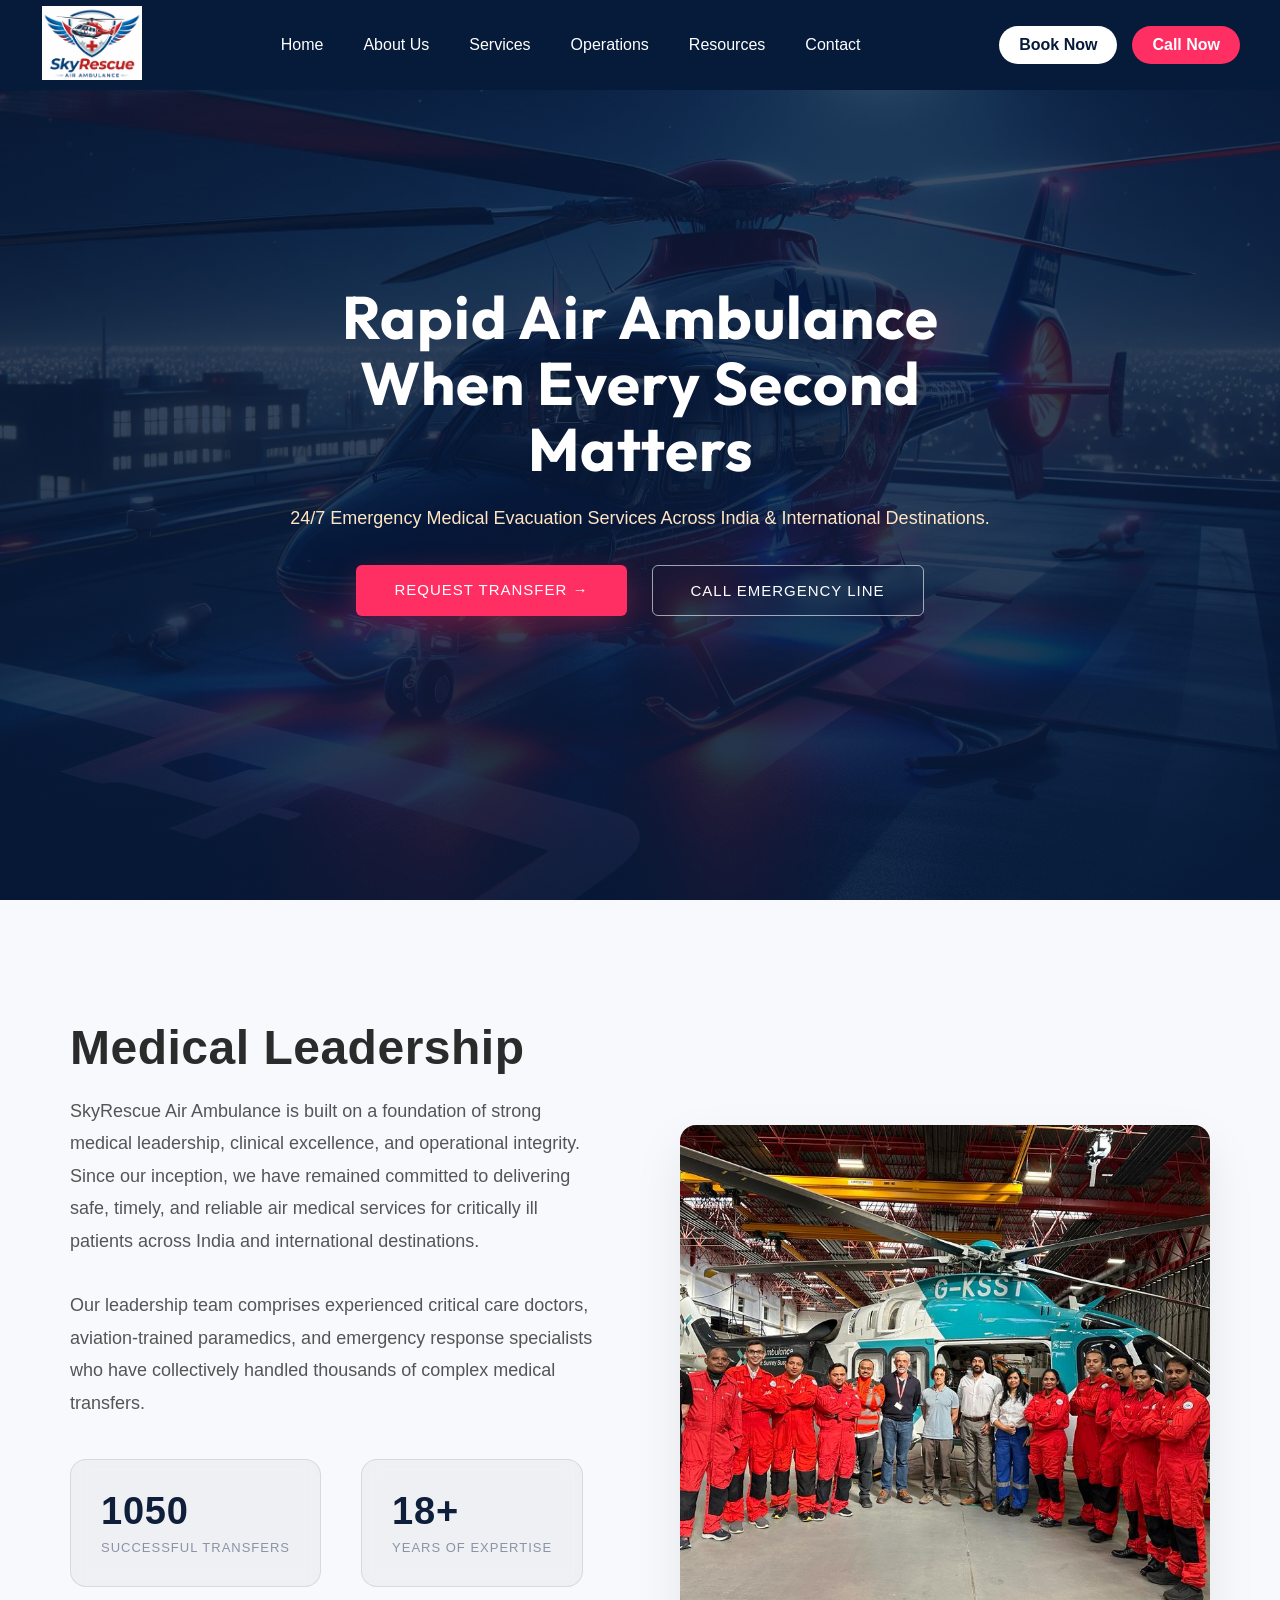
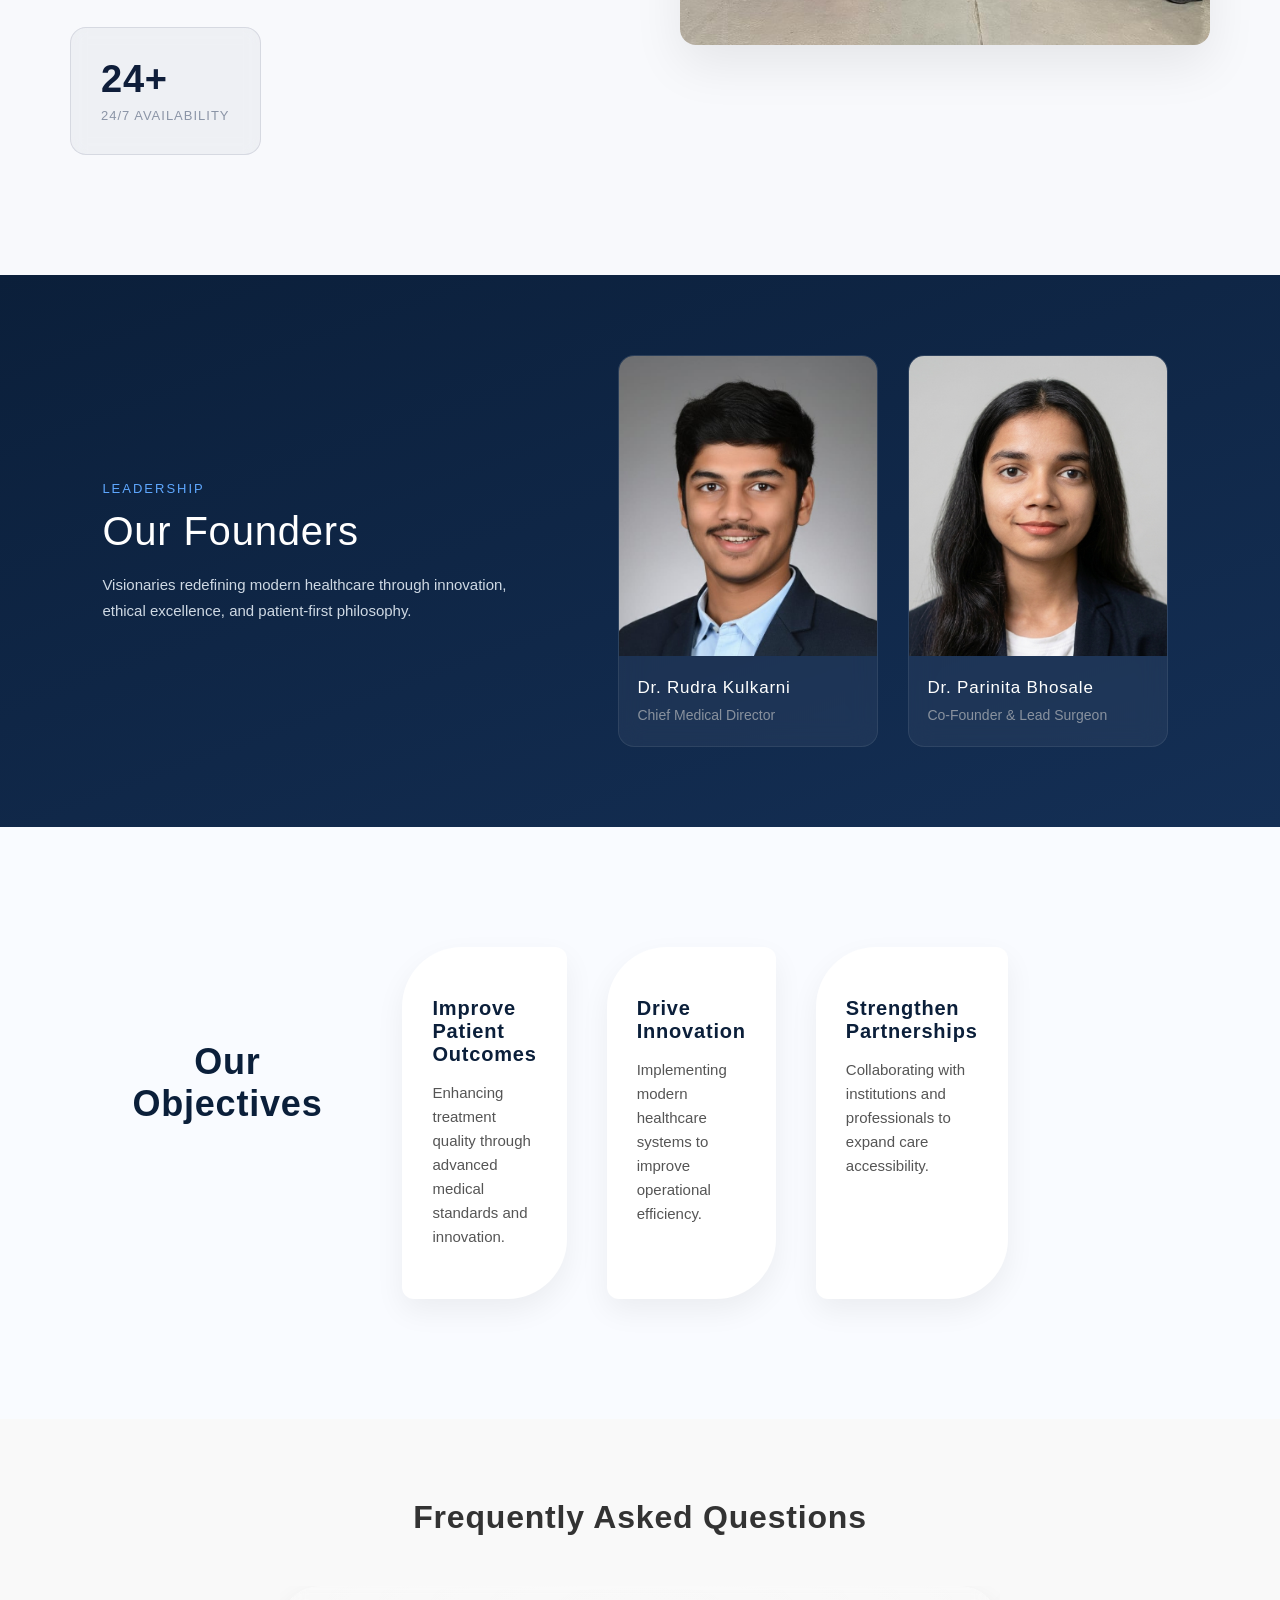
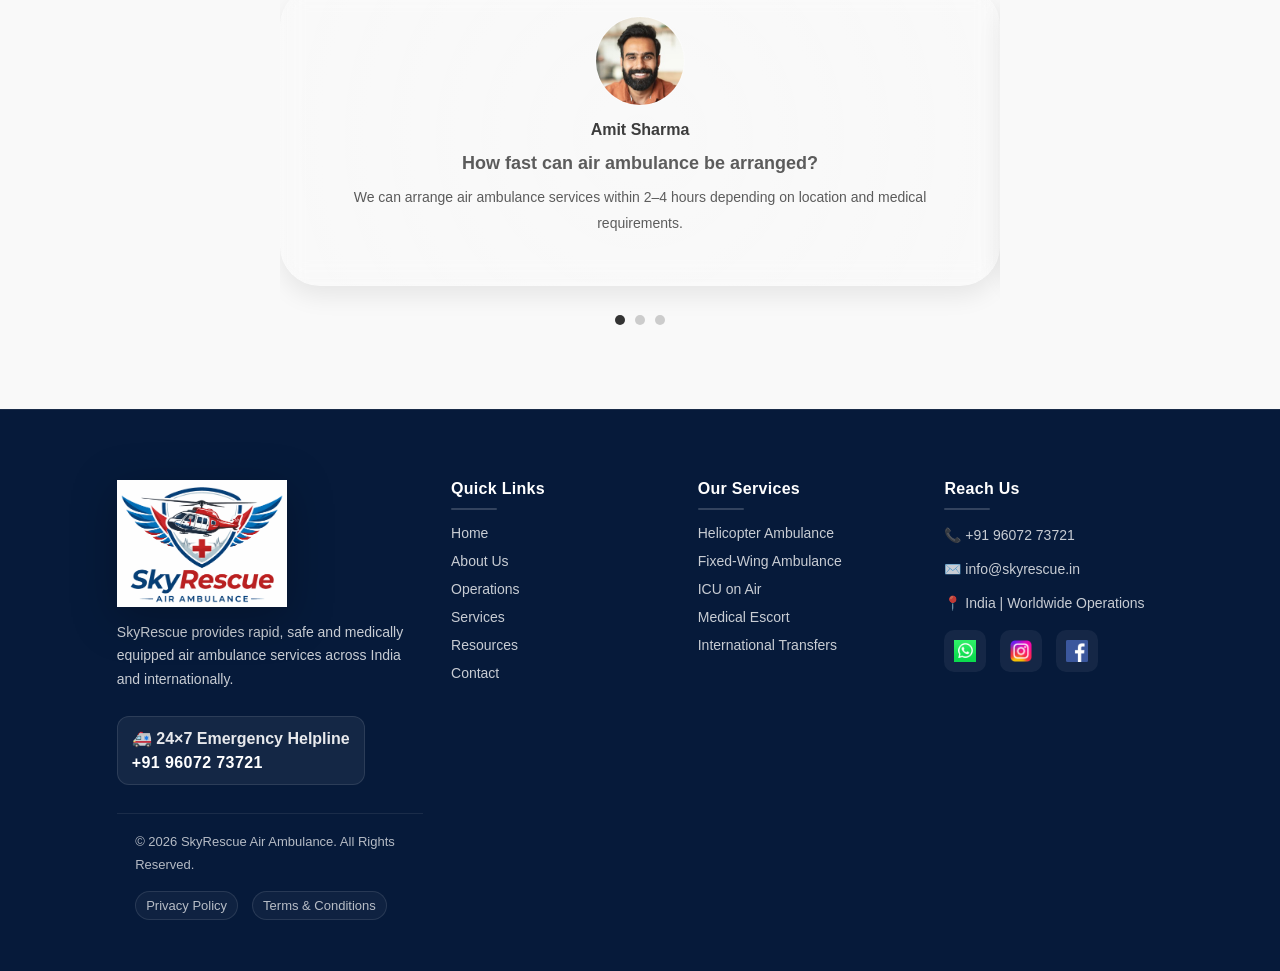
<file: index.html>
<!DOCTYPE html>
<html lang="en">
<head>
<meta charset="UTF-8">
<meta name="viewport" content="width=device-width, initial-scale=1.0">
<title>SkyRescue Air Ambulance</title>

<!-- Google Fonts -->
<link href="https://fonts.googleapis.com/css2?family=Outfit:wght@400;600;700&family=Inter:wght@300;400;500&display=swap" rel="stylesheet">
<link href="https://unpkg.com/aos@2.3.4/dist/aos.css" rel="stylesheet">
<link href="https://api.fontshare.com/v2/css?f[]=clash-display@600,700&f[]=general-sans@400,500&display=swap" rel="stylesheet">
<link rel="stylesheet" href="css/style.css">
</head>

<body>

<div id="navbar"></div>

<section class="hero">

    <!-- Background Slides -->
    <div class="hero-slides">
        <div class="slide active" style="background-image:url('images/homepage1.jpg');"></div>
        <div class="slide" style="background-image:url('images/homepage2.jpg');"></div>
        <div class="slide" style="background-image:url('images/homepage3.jpg');"></div>
        <div class="slide" style="background-image:url('images/homepage4.jpg');"></div>
    </div>

    <div class="hero-overlay"></div>

    <!-- Content -->
    <div class="hero-content">
        <h1>Rapid Air Ambulance <br> When Every Second Matters</h1>
        <p>24/7 Emergency Medical Evacuation Services Across India & International Destinations.</p>

        <div class="hero-buttons">
            <a href="book.html" class="hero-btn primary-btn">
               Request Transfer →
            </a>
            <a href="tel:+919607273721" class="hero-btn secondary-btn">Call Emergency Line</a>
        </div>
    </div>

</section>
<section class="medical-leadership">

    <div class="container">

        <!-- LEFT CONTENT -->
        <div class="leadership-content" data-aos="fade-right">

            <h2>Medical Leadership</h2>

           <p>
      SkyRescue Air Ambulance is built on a foundation of strong medical leadership,
      clinical excellence, and operational integrity. Since our inception, we have
      remained committed to delivering safe, timely, and reliable air medical services
      for critically ill patients across India and international destinations.
      <br><br>
      Our leadership team comprises experienced critical care doctors, aviation-trained
      paramedics, and emergency response specialists who have collectively handled
      thousands of complex medical transfers.
    </p>


            <div class="stats">

                <div class="stat-box">
                    <h3 class="counter" data-count="2500">0</h3>
                    <span>Successful Transfers</span>
                </div>

                <div class="stat-box">
                    <h3 class="counter" data-count="18">0</h3>
                    <span>Years of Expertise</span>
                </div>

                <div class="stat-box">
                    <h3 class="counter" data-count="24">0</h3>
                    <span>24/7 Availability</span>
                </div>

            </div>

        </div>

        <!-- RIGHT IMAGE -->
        <div class="leadership-image" data-aos="fade-left">
            <img src="images/medicalleadership.jpg" alt="Medical Leadership Team">
        </div>

    </div>

</section>

<section class="founders">
  <div class="founders-container">

    <div class="founders-title">
      <span>Leadership</span>
      <h2>Our Founders</h2>
      <p>
        Visionaries redefining modern healthcare through innovation,
        ethical excellence, and patient-first philosophy.
      </p>
    </div>

    <div class="founders-cards">
      <div class="founder-card">
        <img src="images/person1.jpeg" alt="">
        <div class="info">
          <h3>Dr. Rudra Kulkarni</h3>
          <p>Chief Medical Director</p>
        </div>
      </div>

      <div class="founder-card">
        <img src="images/person2.png" alt="">
        <div class="info">
          <h3>Dr. Parinita Bhosale</h3>
          <p>Co-Founder & Lead Surgeon</p>
        </div>
      </div>
    </div>

  </div>
</section>

<section class="objectives">
  <div class="container">
    <h2 class="section-title">Our Objectives</h2>

    <div class="objectives-grid">
      <div class="objective-card">
        <h3>Improve Patient Outcomes</h3>
        <p>Enhancing treatment quality through advanced medical standards and innovation.</p>
      </div>

      <div class="objective-card">
        <h3>Drive Innovation</h3>
        <p>Implementing modern healthcare systems to improve operational efficiency.</p>
      </div>

      <div class="objective-card">
        <h3>Strengthen Partnerships</h3>
        <p>Collaborating with institutions and professionals to expand care accessibility.</p>
      </div>

      <div class="objective-card">
        <h3>Sustainable Growth</h3>
        <p>Ensuring long-term development while maintaining ethical standards.</p>
      </div>
    </div>
  </div>
</section>

<section class="faq-section">
  <h2 class="faq-title">Frequently Asked Questions</h2>

  <div class="faq-slider">

    <div class="faq-track">

      <div class="faq-card">
        <img src="images/faq2.jpg" alt="Amit Sharma">
        <h4>Amit Sharma</h4>
        <p class="question">How fast can air ambulance be arranged?</p>
        <p class="answer">We can arrange air ambulance services within 2–4 hours depending on location and medical requirements.</p>
      </div>

      <div class="faq-card">
        <img src="images/faq1.jpg" alt="Priya Verma">
        <h4>Priya Verma</h4>
        <p class="question">Are medical staff included during transfer?</p>
        <p class="answer">Yes, every transfer includes experienced doctors and paramedics based on the patient’s condition.</p>
      </div>

      <div class="faq-card">
        <img src="images/faq3.jpg" alt="Rahul Mehta">
        <h4>Rahul Mehta</h4>
        <p class="question">Is the service available across India?</p>
        <p class="answer">Yes, we provide air ambulance services across all major cities and remote locations in India.</p>
      </div>

    </div>

    <div class="faq-dots"></div>

  </div>
</section>

<div id="site-footer"></div>

<script src="https://code.jquery.com/jquery-3.7.1.min.js"></script>
<!-- Include Loader -->
<script src="js/include.js"></script>

<!-- Navbar JS -->
<script src="js/nav.js"></script>
<script src="js/main.js"></script>
<script src="https://unpkg.com/aos@2.3.4/dist/aos.js"></script>
<script>
AOS.init({
    duration:1000,
    once:true
});
</script>
</body>
</html>
</file>
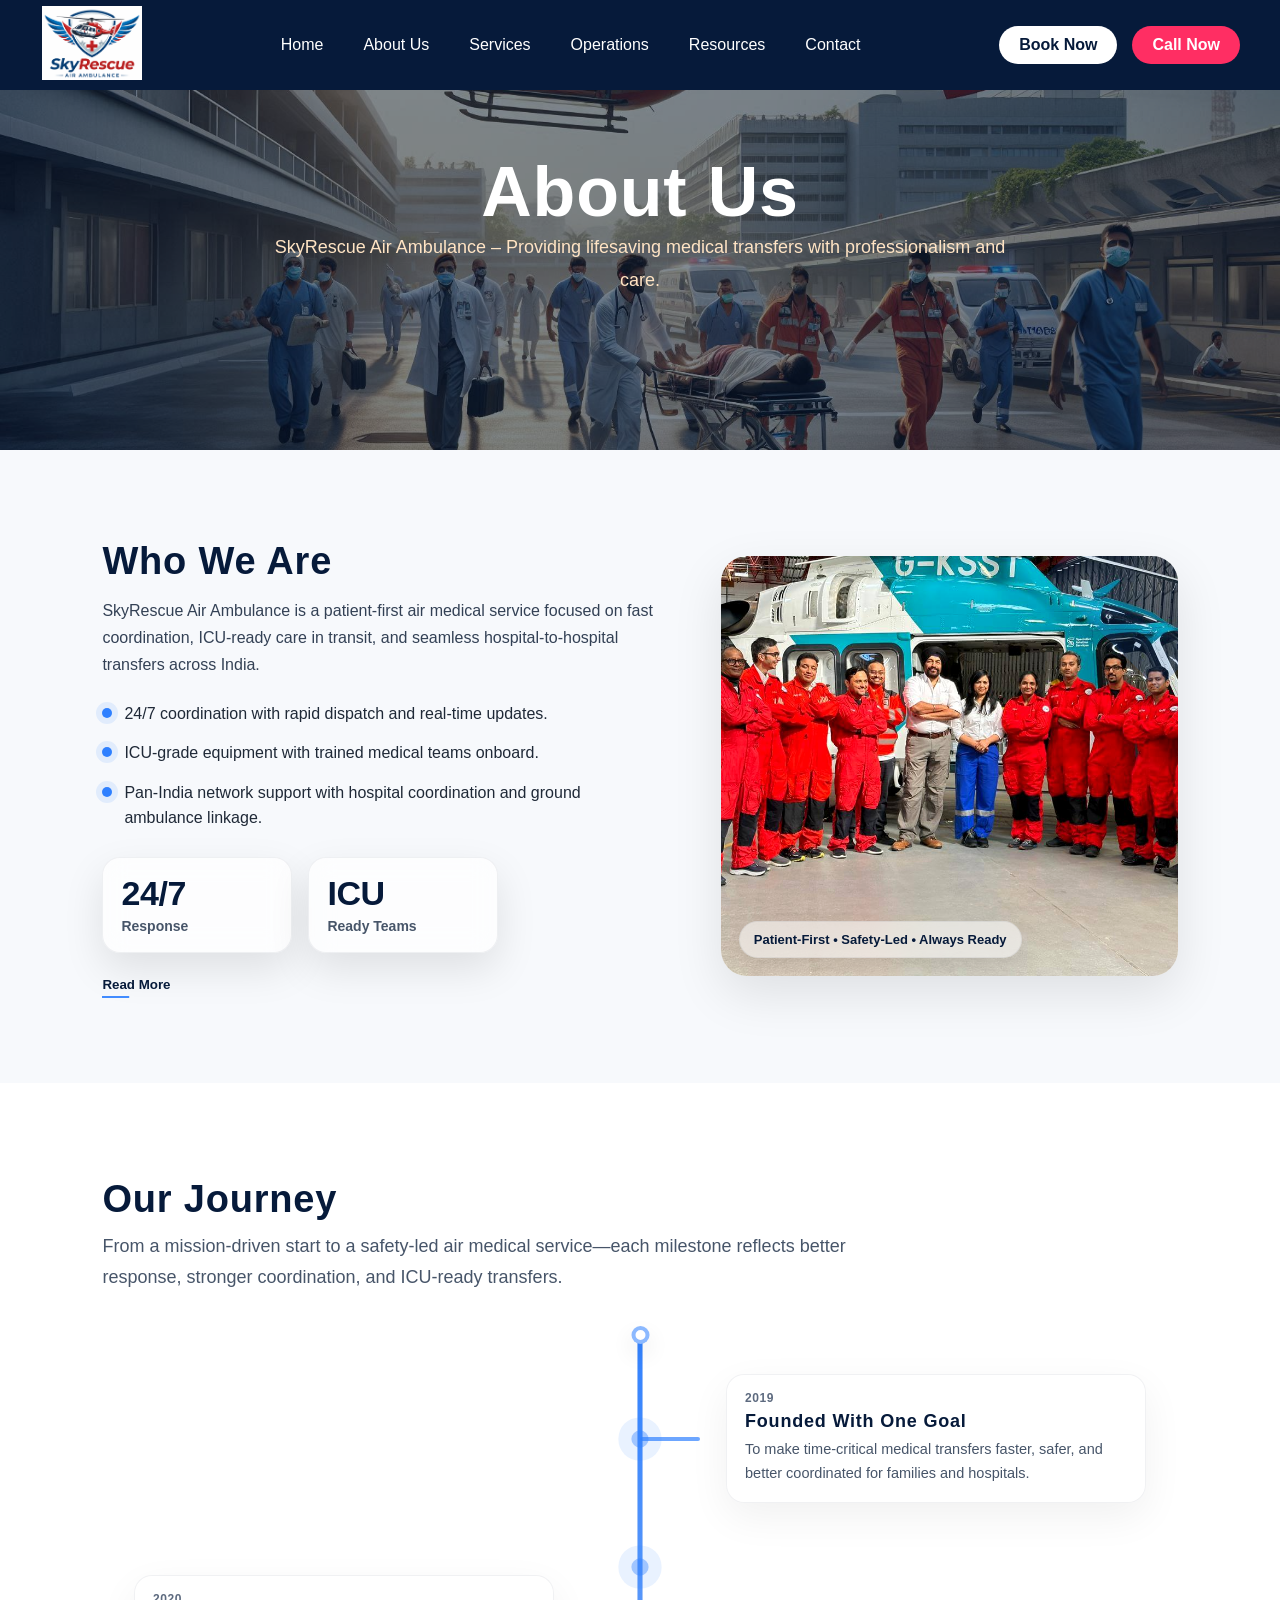
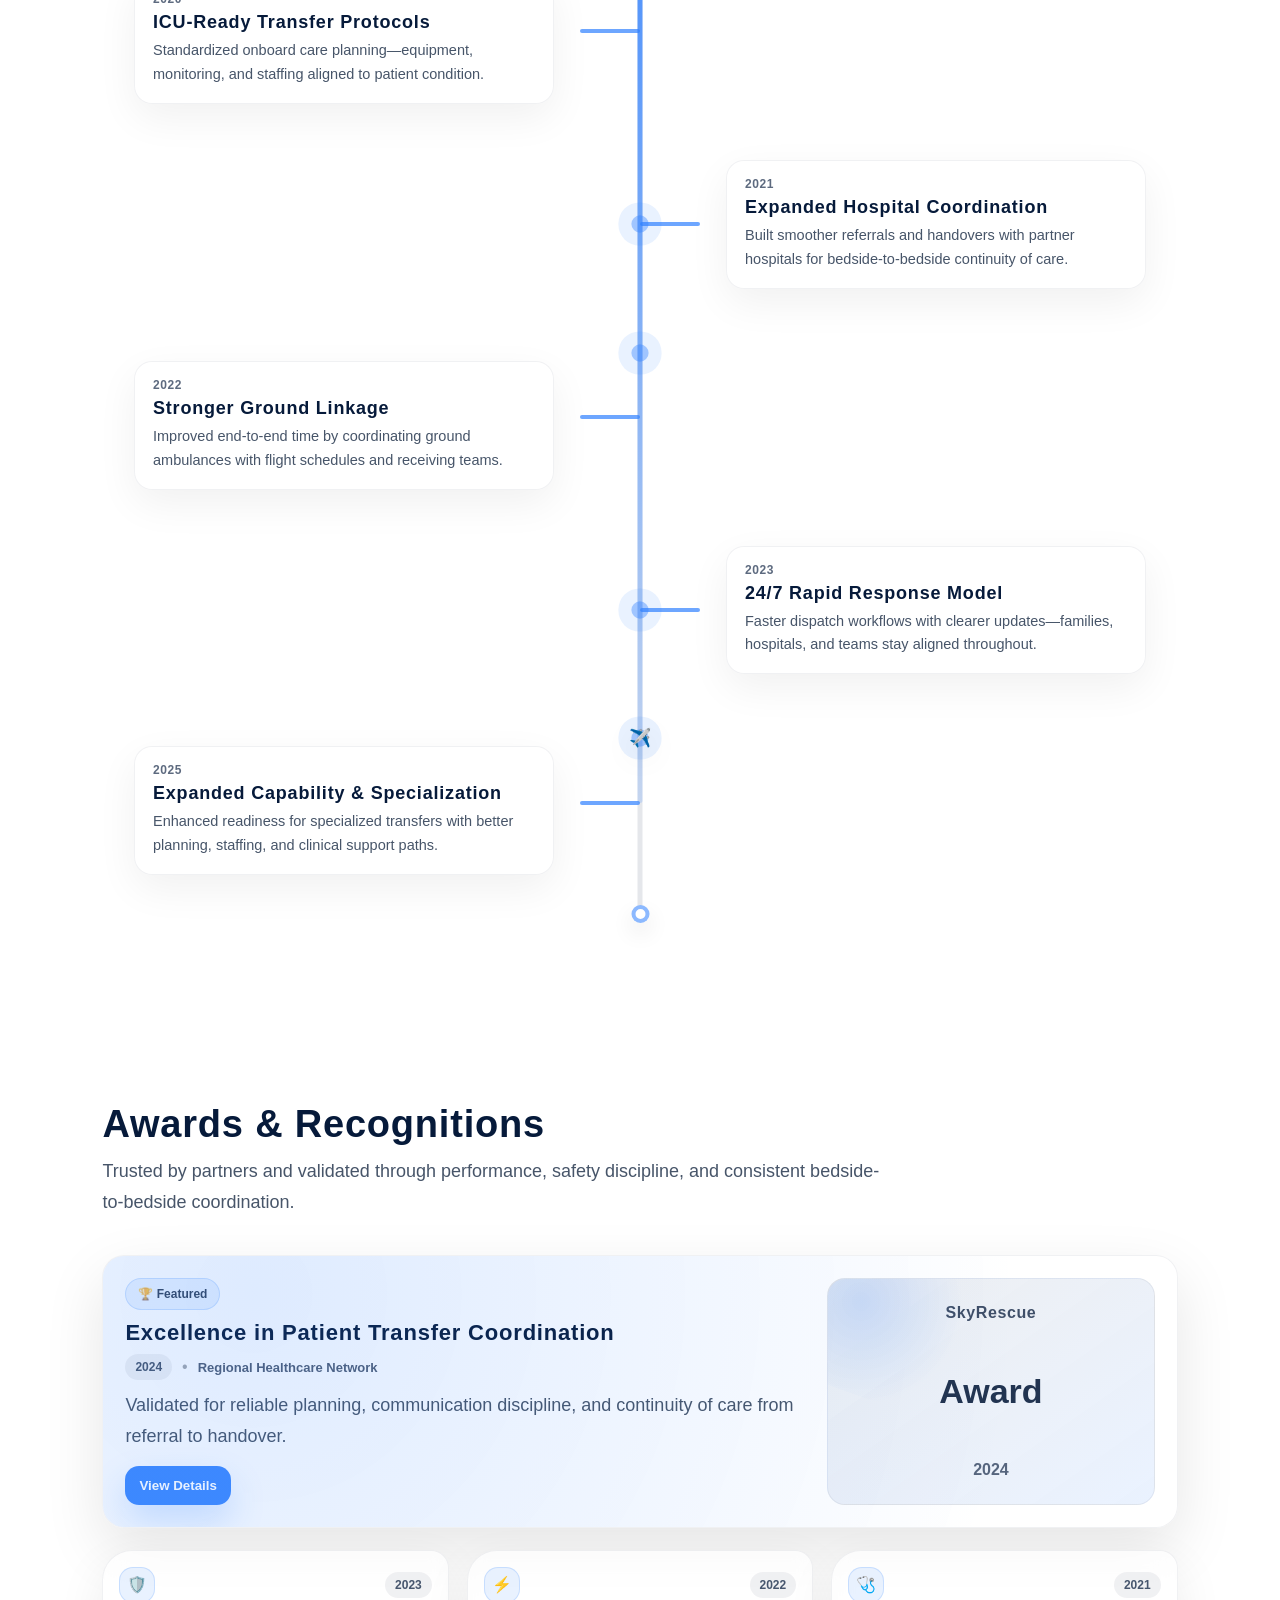
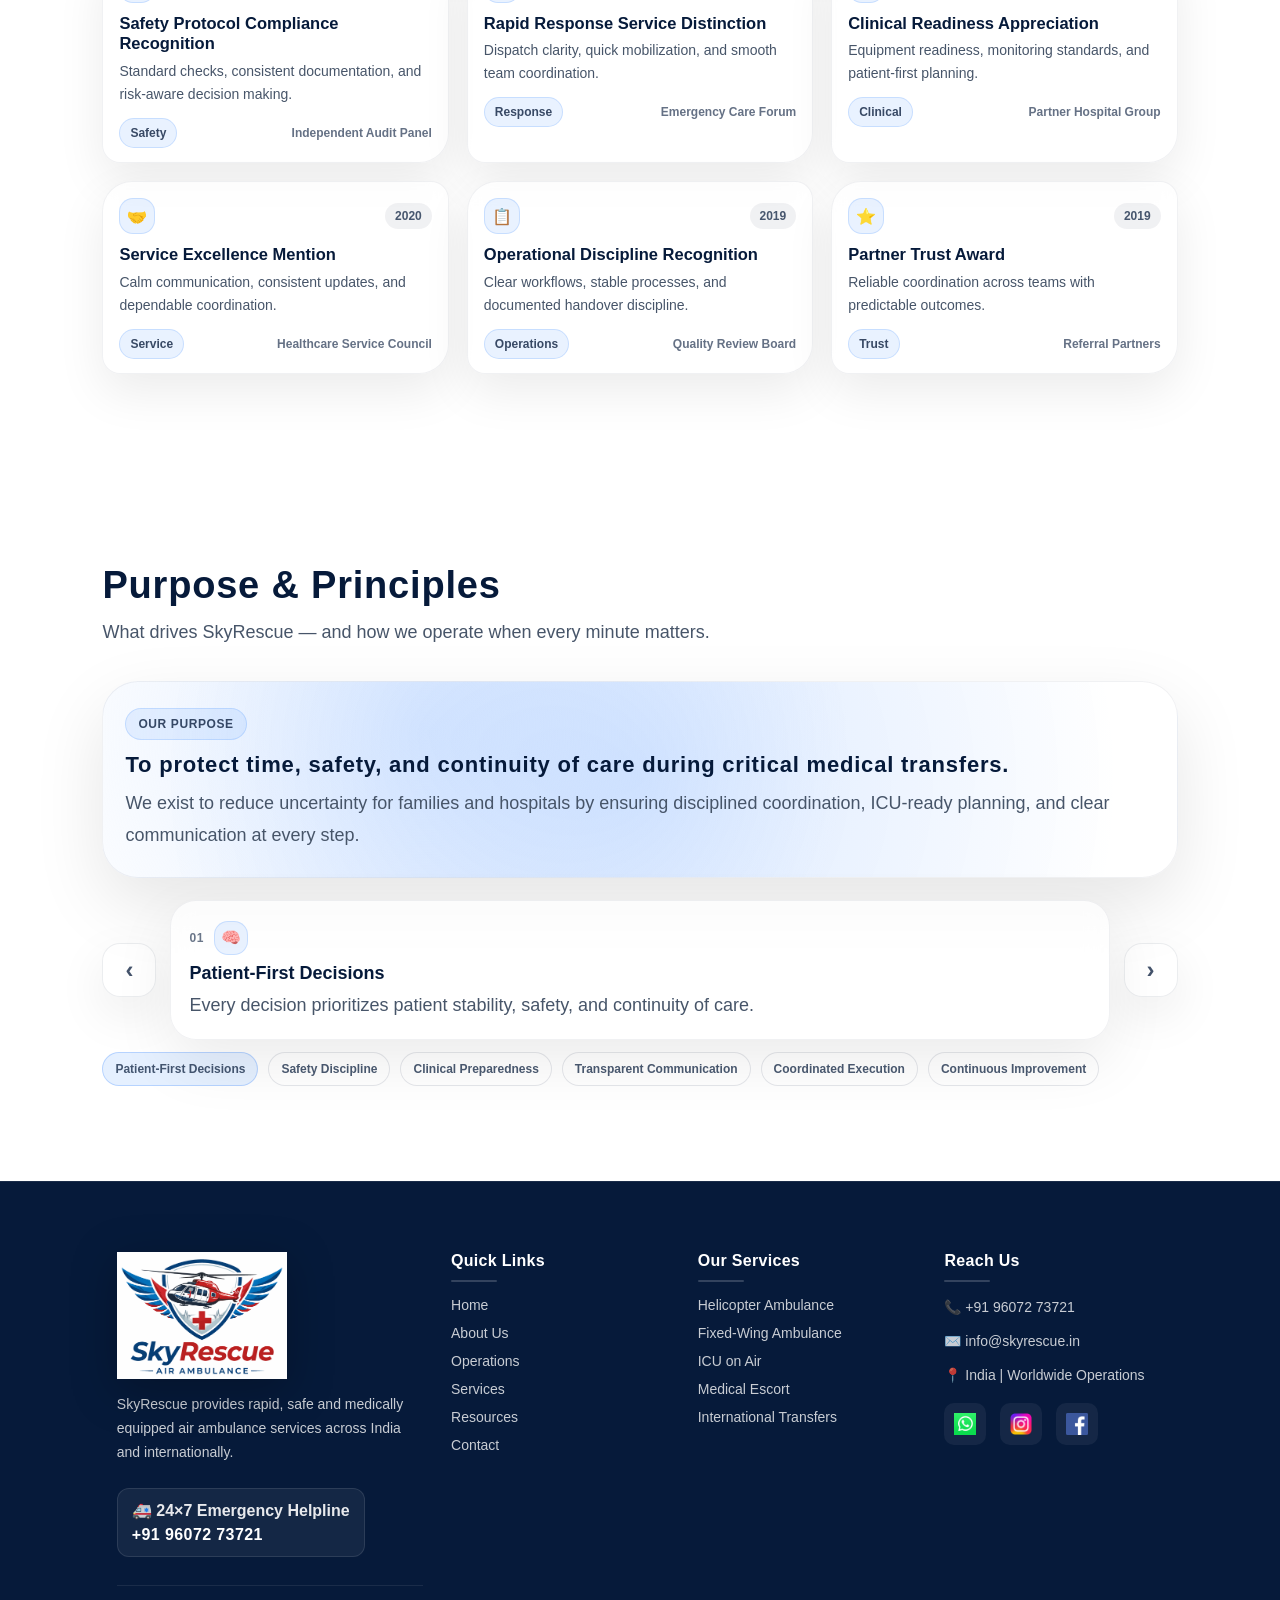
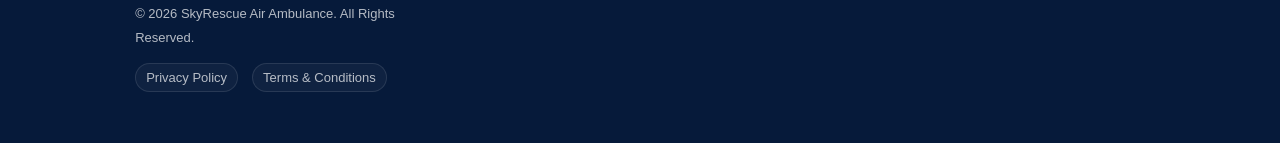
<file: about.html>
<!DOCTYPE html>
<html lang="en">
<head>
<meta charset="UTF-8">
<meta name="viewport" content="width=device-width, initial-scale=1.0">
<title>About Us - SkyRescue Air Ambulance</title>
<meta name="description" content="SkyRescue Air Ambulance provides lifesaving air ambulance services across India with professionalism and care. Learn about our journey, mission, and leadership.">
<meta name="keywords" content="Air Ambulance, SkyRescue, Medical Transfers, Emergency Medical Services">
<meta name="author" content="SkyRescue Air Ambulance">

<!-- Google Fonts -->
<link href="https://fonts.googleapis.com/css2?family=Outfit:wght@400;600;700&family=Inter:wght@300;400;500&display=swap" rel="stylesheet">
<link href="https://unpkg.com/aos@2.3.4/dist/aos.css" rel="stylesheet">
<link href="https://api.fontshare.com/v2/css?f[]=clash-display@600,700&f[]=general-sans@400,500&display=swap" rel="stylesheet">

<!-- Main CSS -->
<link rel="stylesheet" href="css/style.css">

</head>
<body>

<!-- Navbar include -->
<div id="navbar"></div>

<section class="about-hero-slider">
  <div class="about-slider">
    <div class="about-slide active" style="background-image: url('images/abouthero1.jpg');"></div>
    <div class="about-slide" style="background-image: url('images/abouthero2.jpg');"></div>
    <div class="about-slide" style="background-image: url('images/abouthero3.jpg');"></div>
    <div class="about-slide" style="background-image: url('images/abouthero4.jpg');"></div>

    <!-- Overlay for text -->
    <div class="hero-overlay">
      <div class="hero-content" data-aos="fade-up">
        <h1>About Us</h1>
        <p>SkyRescue Air Ambulance – Providing lifesaving medical transfers with professionalism and care.</p>
      </div>
    </div>
  </div>
</section>

<!-- Placeholder: Who We Are Section will go here -->
<section class="who-we-are" data-aos="fade-up">
  <div class="wwa-wrap">

    <!-- LEFT: TEXT -->
    <div class="wwa-left">
      <h2 class="wwa-title" data-aos="fade-up" data-aos-delay="50">Who We Are</h2>

      <p class="wwa-lead" data-aos="fade-up" data-aos-delay="120">
        SkyRescue Air Ambulance is a patient-first air medical service focused on fast coordination,
        ICU-ready care in transit, and seamless hospital-to-hospital transfers across India.
      </p>

      <!-- highlights (stagger) -->
      <ul class="wwa-points">
        <li data-aos="fade-up" data-aos-delay="180">
          <span class="dot"></span>
          24/7 coordination with rapid dispatch and real-time updates.
        </li>
        <li data-aos="fade-up" data-aos-delay="240">
          <span class="dot"></span>
          ICU-grade equipment with trained medical teams onboard.
        </li>
        <li data-aos="fade-up" data-aos-delay="300">
          <span class="dot"></span>
          Pan-India network support with hospital coordination and ground ambulance linkage.
        </li>
      </ul>

      <!-- stats -->
      <div class="wwa-stats" data-aos="fade-up" data-aos-delay="360">
        <div class="wwa-stat">
          <div class="wwa-stat-num">24/7</div>
          <div class="wwa-stat-label">Response</div>
        </div>
        <div class="wwa-stat">
          <div class="wwa-stat-num">ICU</div>
          <div class="wwa-stat-label">Ready Teams</div>
        </div>
      </div>

      <!-- read more -->
     <div class="wwa-more">
  <button class="wwa-more-btn" type="button" aria-expanded="false">
    Read More
  </button>

  <div class="wwa-more-panel" aria-hidden="true">
    <div class="wwa-more-inner">
      <br><p>
  SkyRescue Air Ambulance is built for critical moments—where minutes matter. We operate with a safety-first mindset,
  combining clinical expertise with aviation-grade operational planning to move patients securely between cities and hospitals.
</p>

<p>
  Our team coordinates the entire journey end-to-end: medical assessment, onboard equipment planning, ground ambulance
  linkage, flight clearances, and receiving-hospital handover. Families receive clear communication throughout the transfer,
  so the process feels guided, transparent, and calm—even during emergencies.
</p>

<p>
  Whether it’s a NICU/PICU transfer, trauma case, cardiac emergency, or long-distance medical relocation, our goal is simple:
  deliver the right care, at the right time, with continuity and compassion.
</p>
    </div>
  </div>
</div>
    </div>

    <!-- RIGHT: IMAGE -->
    <div class="wwa-right" data-aos="zoom-in" data-aos-delay="120">
      <div class="wwa-img">
        <img src="images/who-we-are.jpeg" alt="SkyRescue medical team and aircraft">
        <div class="wwa-tag">Patient-First • Safety-Led • Always Ready</div>
      </div>
    </div>

  </div>
</section>

<!-- Placeholder: Journey Section will go here -->
<section class="journey" id="journey">
  <div class="journey-wrap">
    <div class="journey-head" data-aos="fade-up">
      <h2>Our Journey</h2>
      <p>
        From a mission-driven start to a safety-led air medical service—each milestone reflects better response,
        stronger coordination, and ICU-ready transfers.
      </p>
    </div>

    <div class="journey-timeline" id="journeyTimeline">
      <!-- CENTER SPINE -->
      <div class="journey-line" aria-hidden="true">
        <span class="journey-cap top"></span>
        <div class="journey-line-fill" id="journeyFill"></div>
        <span class="journey-cap bottom"></span>
      </div>

      <!-- ONE PLANE THAT MOVES DOWN THE SPINE -->
      <div class="journey-plane" id="journeyPlane" aria-hidden="true"></div>

      <!-- ITEM 1 (RIGHT) -->
      <div class="j-item right" data-step="1">
        <div class="j-node"></div>
        <div class="j-branch"></div>

        <div class="j-card">
          <div class="j-meta">2019</div>
          <h3>Founded With One Goal</h3>
          <p>To make time-critical medical transfers faster, safer, and better coordinated for families and hospitals.</p>
        </div>
      </div>

      <!-- ITEM 2 (LEFT) -->
      <div class="j-item left" data-step="2">
        <div class="j-node"></div>
        <div class="j-branch"></div>

        <div class="j-card">
          <div class="j-meta">2020</div>
          <h3>ICU-Ready Transfer Protocols</h3>
          <p>Standardized onboard care planning—equipment, monitoring, and staffing aligned to patient condition.</p>
        </div>
      </div>

      <!-- ITEM 3 (RIGHT) -->
      <div class="j-item right" data-step="3">
        <div class="j-node"></div>
        <div class="j-branch"></div>

        <div class="j-card">
          <div class="j-meta">2021</div>
          <h3>Expanded Hospital Coordination</h3>
          <p>Built smoother referrals and handovers with partner hospitals for bedside-to-bedside continuity of care.</p>
        </div>
      </div>

      <!-- ITEM 4 (LEFT) -->
      <div class="j-item left" data-step="4">
        <div class="j-node"></div>
        <div class="j-branch"></div>

        <div class="j-card">
          <div class="j-meta">2022</div>
          <h3>Stronger Ground Linkage</h3>
          <p>Improved end-to-end time by coordinating ground ambulances with flight schedules and receiving teams.</p>
        </div>
      </div>

      <!-- ITEM 5 (RIGHT) -->
      <div class="j-item right" data-step="5">
        <div class="j-node"></div>
        <div class="j-branch"></div>

        <div class="j-card">
          <div class="j-meta">2023</div>
          <h3>24/7 Rapid Response Model</h3>
          <p>Faster dispatch workflows with clearer updates—families, hospitals, and teams stay aligned throughout.</p>
        </div>
      </div>

      <!-- ITEM 6 (LEFT) -->
      <div class="j-item left" data-step="6">
        <div class="j-node"></div>
        <div class="j-branch"></div>

        <div class="j-card">
          <div class="j-meta">2025</div>
          <h3>Expanded Capability & Specialization</h3>
          <p>Enhanced readiness for specialized transfers with better planning, staffing, and clinical support paths.</p>
        </div>
      </div>

    </div>
  </div>
</section>

<!-- Placeholder: Awards & Recognitions Section will go here -->
<!-- ===== AWARDS & RECOGNITIONS ===== -->
<section class="awards" id="awards">
  <div class="awards-wrap">
    <div class="awards-head">
      <h2>Awards & Recognitions</h2>
      <p>
        Trusted by partners and validated through performance, safety discipline, and consistent bedside-to-bedside coordination.
      </p>
    </div>

    <!-- Featured -->
    <div class="award-feature" data-award
      data-title="Excellence in Patient Transfer Coordination"
      data-year="2024"
      data-org="Regional Healthcare Network"
      data-desc="Recognized for streamlined coordination workflows that improved transfer readiness and reduced turnaround times."
      data-tag="Operations">
      <div class="af-left">
        <div class="award-badge">🏆 Featured</div>
        <h3>Excellence in Patient Transfer Coordination</h3>
        <div class="award-meta">
          <span class="award-pill">2024</span>
          <span class="award-dot">•</span>
          <span class="award-org">Regional Healthcare Network</span>
        </div>
        <p>
          Validated for reliable planning, communication discipline, and continuity of care from referral to handover.
        </p>
        <button class="award-btn" type="button">View Details</button>
      </div>

      <div class="af-right" aria-hidden="true">
        <div class="award-mark">
          <span class="am-top">SkyRescue</span>
          <span class="am-mid">Award</span>
          <span class="am-bot">2024</span>
        </div>
      </div>
    </div>

    <!-- Grid -->
    <div class="awards-grid" id="awardsGrid">
      <article class="award-card" data-award
        data-title="Safety Protocol Compliance Recognition"
        data-year="2023"
        data-org="Independent Audit Panel"
        data-desc="Acknowledged for adherence to standardized safety checks and clinical readiness processes."
        data-tag="Safety">
        <div class="award-top">
          <span class="award-icon">🛡️</span>
          <span class="award-pill">2023</span>
        </div>
        <h4>Safety Protocol Compliance Recognition</h4>
        <p>Standard checks, consistent documentation, and risk-aware decision making.</p>
        <div class="award-foot">
          <span class="award-tag">Safety</span>
          <span class="award-org">Independent Audit Panel</span>
        </div>
      </article>

      <article class="award-card" data-award
        data-title="Rapid Response Service Distinction"
        data-year="2022"
        data-org="Emergency Care Forum"
        data-desc="Recognized for faster dispatch coordination and clearer updates across stakeholders."
        data-tag="Response">
        <div class="award-top">
          <span class="award-icon">⚡</span>
          <span class="award-pill">2022</span>
        </div>
        <h4>Rapid Response Service Distinction</h4>
        <p>Dispatch clarity, quick mobilization, and smooth team coordination.</p>
        <div class="award-foot">
          <span class="award-tag">Response</span>
          <span class="award-org">Emergency Care Forum</span>
        </div>
      </article>

      <article class="award-card" data-award
        data-title="Clinical Readiness Appreciation"
        data-year="2021"
        data-org="Partner Hospital Group"
        data-desc="Appreciated for ICU-ready transfer planning aligned to patient needs."
        data-tag="Clinical">
        <div class="award-top">
          <span class="award-icon">🩺</span>
          <span class="award-pill">2021</span>
        </div>
        <h4>Clinical Readiness Appreciation</h4>
        <p>Equipment readiness, monitoring standards, and patient-first planning.</p>
        <div class="award-foot">
          <span class="award-tag">Clinical</span>
          <span class="award-org">Partner Hospital Group</span>
        </div>
      </article>

      <article class="award-card" data-award
        data-title="Service Excellence Mention"
        data-year="2020"
        data-org="Healthcare Service Council"
        data-desc="Mentioned for compassionate updates and seamless family-hospital coordination."
        data-tag="Service">
        <div class="award-top">
          <span class="award-icon">🤝</span>
          <span class="award-pill">2020</span>
        </div>
        <h4>Service Excellence Mention</h4>
        <p>Calm communication, consistent updates, and dependable coordination.</p>
        <div class="award-foot">
          <span class="award-tag">Service</span>
          <span class="award-org">Healthcare Service Council</span>
        </div>
      </article>

      <article class="award-card" data-award
        data-title="Operational Discipline Recognition"
        data-year="2019"
        data-org="Quality Review Board"
        data-desc="Recognized for structured planning and reliable operational documentation."
        data-tag="Operations">
        <div class="award-top">
          <span class="award-icon">📋</span>
          <span class="award-pill">2019</span>
        </div>
        <h4>Operational Discipline Recognition</h4>
        <p>Clear workflows, stable processes, and documented handover discipline.</p>
        <div class="award-foot">
          <span class="award-tag">Operations</span>
          <span class="award-org">Quality Review Board</span>
        </div>
      </article>

      <article class="award-card" data-award
        data-title="Partner Trust Award"
        data-year="2019"
        data-org="Referral Partners"
        data-desc="Recognized for dependable coordination and consistent bedside-to-bedside execution."
        data-tag="Trust">
        <div class="award-top">
          <span class="award-icon">⭐</span>
          <span class="award-pill">2019</span>
        </div>
        <h4>Partner Trust Award</h4>
        <p>Reliable coordination across teams with predictable outcomes.</p>
        <div class="award-foot">
          <span class="award-tag">Trust</span>
          <span class="award-org">Referral Partners</span>
        </div>
      </article>
    </div>
  </div>

  <!-- Drawer -->
  <div class="award-drawer" id="awardDrawer" aria-hidden="true">
    <div class="ad-backdrop" data-drawer-close></div>

    <aside class="ad-panel" role="dialog" aria-modal="true" aria-label="Award details">
      <button class="ad-close" type="button" data-drawer-close aria-label="Close">✕</button>

      <div class="ad-head">
        <div class="ad-icon" id="adIcon">🏆</div>
        <div class="ad-title">
          <h3 id="adTitle">Award Title</h3>
          <div class="ad-meta">
            <span class="award-pill" id="adYear">2024</span>
            <span class="award-dot">•</span>
            <span class="award-org" id="adOrg">Organization</span>
          </div>
        </div>
      </div>

      <div class="ad-body">
        <div class="ad-tags">
          <span class="award-tag" id="adTag">Category</span>
        </div>
        <p id="adDesc">
          Award description goes here.
        </p>

        <div class="ad-proof">
          <div class="ad-proof-row">
            <span class="ad-proof-k">Impact</span>
            <span class="ad-proof-v">Better coordination • Reduced delays • Clearer updates</span>
          </div>
          <div class="ad-proof-row">
            <span class="ad-proof-k">Focus</span>
            <span class="ad-proof-v">Safety discipline • Clinical readiness • Continuity of care</span>
          </div>
        </div>
      </div>
    </aside>
  </div>
</section>

<!-- Placeholder: Purposes & Principles Section will go here -->
<!-- ===== PURPOSES & PRINCIPLES (ORB + CAROUSEL) ===== -->
<section class="purpose" id="purpose">
  <div class="purpose-wrap">
    <div class="purpose-head">
      <h2>Purpose & Principles</h2>
      <p>What drives SkyRescue — and how we operate when every minute matters.</p>
    </div>

    <!-- Purpose Orb -->
    <div class="purpose-orb" aria-label="Our purpose">
      <div class="orb-badge">OUR PURPOSE</div>
      <h3>To protect time, safety, and continuity of care during critical medical transfers.</h3>
      <p>
        We exist to reduce uncertainty for families and hospitals by ensuring disciplined coordination,
        ICU-ready planning, and clear communication at every step.
      </p>
    </div>

    <!-- Principles Slider -->
    <div class="principles" aria-label="Principles slider">
      <div class="principles-top">
        <button class="p-btn" id="pPrev" type="button" aria-label="Previous principle">‹</button>
        <div class="p-stage">
          <div class="p-slide" id="pSlide">
            <!-- filled by JS -->
          </div>
        </div>
        <button class="p-btn" id="pNext" type="button" aria-label="Next principle">›</button>
      </div>

      <div class="p-dots" id="pDots" aria-label="Principle selectors">
        <!-- chips by JS -->
      </div>
    </div>
  </div>
</section>


<!-- Footer include -->
<div id="site-footer"></div>

<!-- Scripts -->
<script src="https://code.jquery.com/jquery-3.6.0.min.js"></script>
<script src="js/nav.js"></script>
<script src="js/include.js"></script>
<script src="js/about.js"></script>
<script src="https://unpkg.com/aos@2.3.4/dist/aos.js"></script>
<script>
  AOS.init({
    duration: 1000,
    once: true
  });
</script>

</body>
</html>
</file>
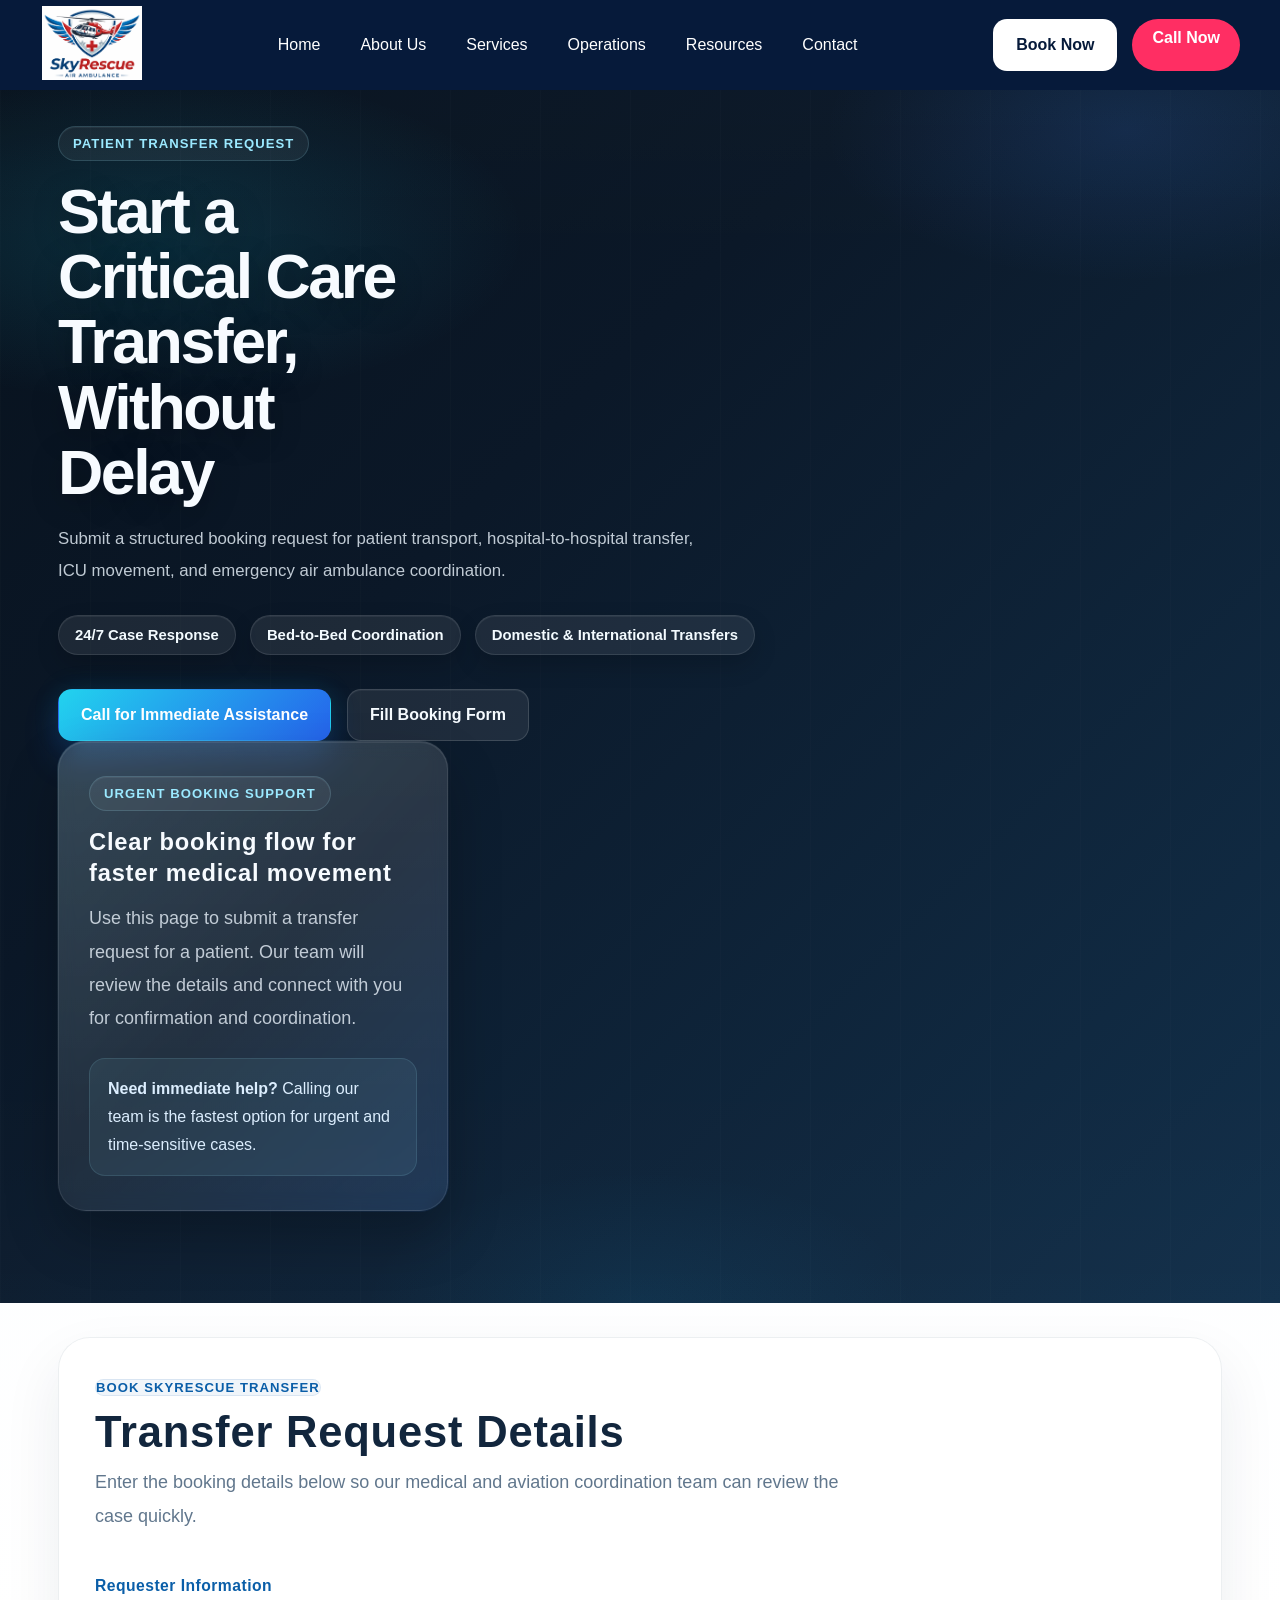
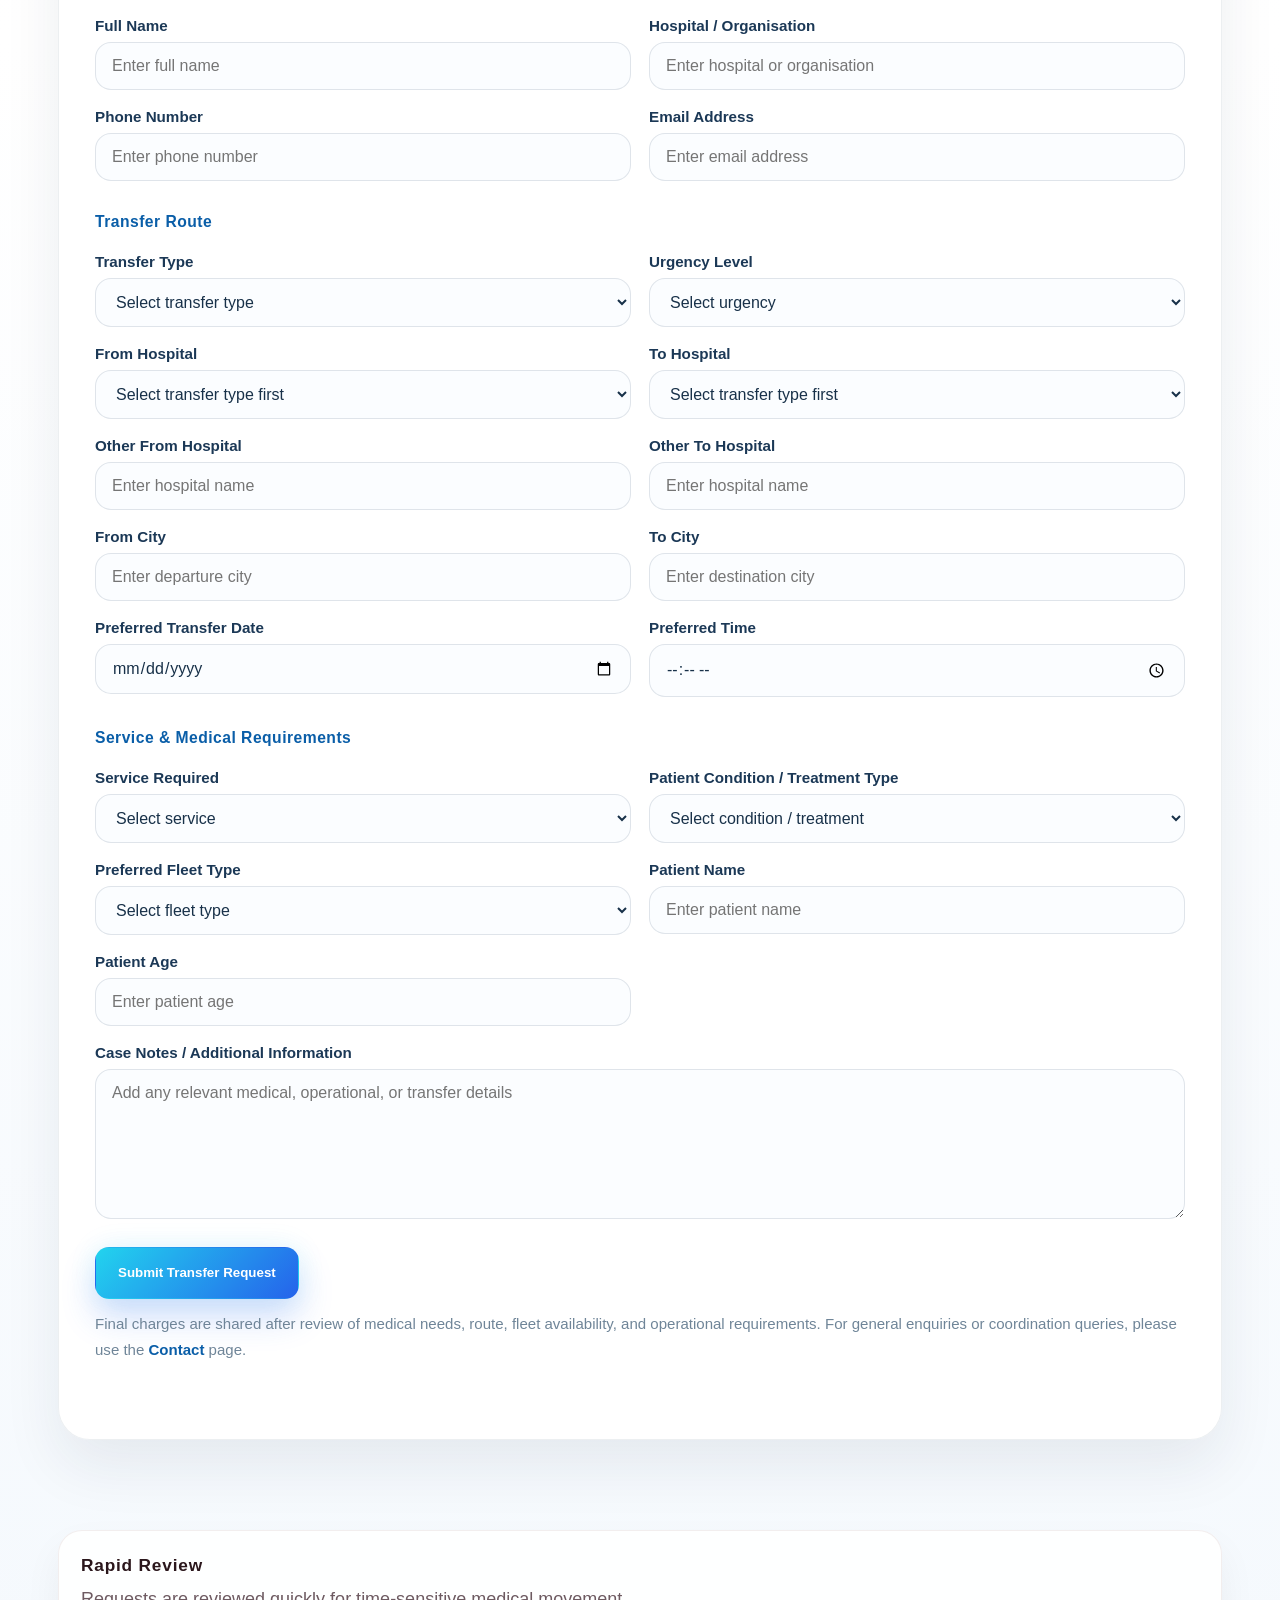
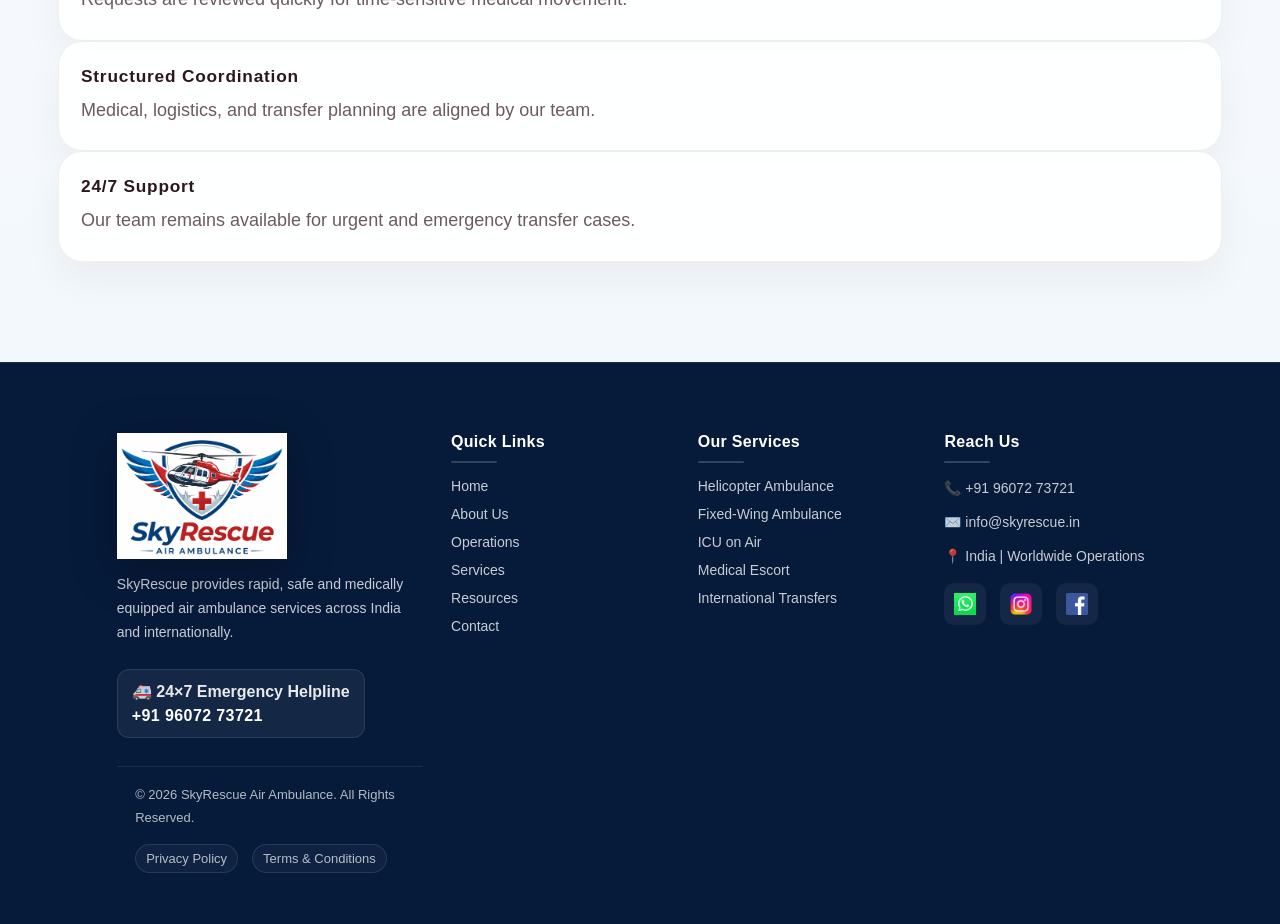
<file: book.html>
<!DOCTYPE html>
<html lang="en">
<head>
  <meta charset="UTF-8" />
  <meta name="viewport" content="width=device-width, initial-scale=1.0" />
  <title>Book Now | SkyRescue</title>
  <meta
    name="description"
    content="Book a SkyRescue air ambulance transfer for patient transport, ICU transfer, hospital-to-hospital movement, and urgent medical aviation support."
  />
     <!-- Google Fonts (same as about.html for consistency) -->
<link href="https://fonts.googleapis.com/css2?family=Outfit:wght@400;600;700&family=Inter:wght@300;400;500&display=swap" rel="stylesheet">
<link href="https://api.fontshare.com/v2/css?f[]=clash-display@600,700&f[]=general-sans@400,500&display=swap" rel="stylesheet">

  <link rel="stylesheet" href="css/style.css" />
  <link rel="stylesheet" href="css/book.css" />
</head>
<body>

  <!-- Shared Navbar -->
  <div id="navbar"></div>

  <main class="book-page">

    <!-- =========================
         BOOK HERO
    ========================== -->
    <section class="book-hero">
      <div class="container book-hero-grid">
        <div class="book-hero-copy reveal-up">
          <span class="book-kicker">Patient Transfer Request</span>
          <h1>Start a Critical Care Transfer, Without Delay</h1>
          <p>
            Submit a structured booking request for patient transport, hospital-to-hospital transfer,
            ICU movement, and emergency air ambulance coordination.
          </p>

          <div class="book-hero-pills">
            <span>24/7 Case Response</span>
            <span>Bed-to-Bed Coordination</span>
            <span>Domestic & International Transfers</span>
          </div>

          <div class="book-hero-actions">
            <a href="tel:+919175959644" class="book-btn book-btn-primary">Call for Immediate Assistance</a>
            <a href="#booking-form-section" class="book-btn book-btn-secondary">Fill Booking Form</a>
          </div>
        </div>

        <div class="book-hero-card reveal-up">
          <div class="book-hero-card-inner">
            <span class="mini-label">Urgent Booking Support</span>
            <h3>Clear booking flow for faster medical movement</h3>
            <p>
              Use this page to submit a transfer request for a patient. Our team will review
              the details and connect with you for confirmation and coordination.
            </p>

            <div class="hero-alert">
              <strong>Need immediate help?</strong>
              Calling our team is the fastest option for urgent and time-sensitive cases.
            </div>
          </div>
        </div>
      </div>
    </section>

    <!-- =========================
         BOOKING FORM SECTION
    ========================== -->
    <section class="booking-form-section" id="booking-form-section">
      <div class="container">
        <div class="booking-form-shell reveal-up">
          <div class="booking-form-head">
            <span class="section-kicker">Book SkyRescue Transfer</span>
            <h2>Transfer Request Details</h2>
            <p>
              Enter the booking details below so our medical and aviation coordination team can review the case quickly.
            </p>
          </div>

          <form class="booking-form" id="bookingForm" novalidate>
            <div class="booking-form-grid">

              <!-- Requester Details -->
              <div class="form-block-title">Requester Information</div>

              <div class="form-field">
                <label for="fullName">Full Name</label>
                <input type="text" id="fullName" name="fullName" placeholder="Enter full name" required />
              </div>

              <div class="form-field">
                <label for="organisation">Hospital / Organisation</label>
                <input type="text" id="organisation" name="organisation" placeholder="Enter hospital or organisation" />
              </div>

              <div class="form-field">
                <label for="phone">Phone Number</label>
                <input type="tel" id="phone" name="phone" placeholder="Enter phone number" required />
              </div>

              <div class="form-field">
                <label for="email">Email Address</label>
                <input type="email" id="email" name="email" placeholder="Enter email address" required />
              </div>

              <!-- Transfer Route -->
              <div class="form-block-title form-block-title-full">Transfer Route</div>
              <div class="form-field">
  <label for="transferType">Transfer Type</label>
  <select id="transferType" name="transferType" required>
    <option value="">Select transfer type</option>
    <option value="domestic">Domestic</option>
    <option value="international">International</option>
  </select>
</div>

<div class="form-field">
  <label for="urgencyLevel">Urgency Level</label>
  <select id="urgencyLevel" name="urgencyLevel" required>
    <option value="">Select urgency</option>
    <option value="emergency">Immediate / Emergency</option>
    <option value="within-24">Within 24 Hours</option>
    <option value="scheduled">Scheduled Transfer</option>
  </select>
</div>

             <div class="form-field">
  <label for="fromHospital">From Hospital</label>
  <select id="fromHospital" name="fromHospital" required>
    <option value="">Select transfer type first</option>
  </select>
</div>

<div class="form-field">
  <label for="toHospital">To Hospital</label>
  <select id="toHospital" name="toHospital" required>
    <option value="">Select transfer type first</option>
  </select>
</div>

              <div class="form-field hidden-field" id="fromHospitalOtherWrap">
                <label for="fromHospitalOther">Other From Hospital</label>
                <input type="text" id="fromHospitalOther" name="fromHospitalOther" placeholder="Enter hospital name" />
              </div>

              <div class="form-field hidden-field" id="toHospitalOtherWrap">
                <label for="toHospitalOther">Other To Hospital</label>
                <input type="text" id="toHospitalOther" name="toHospitalOther" placeholder="Enter hospital name" />
              </div>

              <div class="form-field">
                <label for="fromCity">From City</label>
                <input type="text" id="fromCity" name="fromCity" placeholder="Enter departure city" required />
              </div>

              <div class="form-field">
                <label for="toCity">To City</label>
                <input type="text" id="toCity" name="toCity" placeholder="Enter destination city" required />
              </div>
              
              <div class="form-field">
  <label for="transferDate">Preferred Transfer Date</label>
  <input type="date" id="transferDate" name="transferDate" required />
</div>

<div class="form-field">
  <label for="transferTime">Preferred Time</label>
  <input type="time" id="transferTime" name="transferTime" />
</div>

              <!-- Service & Medical -->
              <div class="form-block-title form-block-title-full">Service & Medical Requirements</div>

              <div class="form-field">
                <label for="serviceType">Service Required</label>
                <select id="serviceType" name="serviceType" required>
                  <option value="">Select service</option>
                  <option value="helicopter">Helicopter Ambulance</option>
                  <option value="fixed-wing">Fixed Wing Air Ambulance</option>
                  <option value="icu-air">ICU Air Ambulance</option>
                  <option value="international">International Transfer</option>
                  <option value="medical-escort">Medical Escort</option>
                </select>
              </div>

              <div class="form-field">
                <label for="treatmentType">Patient Condition / Treatment Type</label>
                <select id="treatmentType" name="treatmentType" required>
                  <option value="">Select condition / treatment</option>
                  <option value="trauma">Trauma / Accident</option>
                  <option value="cardiac">Cardiac Care</option>
                  <option value="neuro">Neuro / Stroke</option>
                  <option value="ventilator">Ventilator Support</option>
                  <option value="neonatal">Neonatal / Pediatric</option>
                  <option value="oncology">Oncology Transfer</option>
                  <option value="post-surgery">Post-Surgery Transfer</option>
                  <option value="critical-care">Critical Care</option>
                  <option value="other">Other</option>
                </select>
              </div>

              <div class="form-field">
                <label for="fleetType">Preferred Fleet Type</label>
                <select id="fleetType" name="fleetType" required>
                  <option value="">Select fleet type</option>
                  <option value="learjet">Learjet</option>
                  <option value="king-air">King Air C90</option>
                  <option value="beechcraft">Beechcraft B200</option>
                  <option value="bell-407">Bell 407</option>
                  <option value="airbus-h145">Airbus H145</option>
                  <option value="best-available">Best Available Aircraft</option>
                  <option value="team-advised">To Be Advised by Team</option>
                </select>
              </div>

              <div class="form-field">
                <label for="patientName">Patient Name</label>
                <input type="text" id="patientName" name="patientName" placeholder="Enter patient name" />
              </div>

              <div class="form-field">
                <label for="patientAge">Patient Age</label>
                <input type="number" id="patientAge" name="patientAge" placeholder="Enter patient age" min="0" />
              </div>

              <div class="form-field form-field-full">
                <label for="notes">Case Notes / Additional Information</label>
                <textarea
                  id="notes"
                  name="notes"
                  rows="6"
                  placeholder="Add any relevant medical, operational, or transfer details"
                ></textarea>
              </div>

            </div>

            <div class="booking-form-actions">
              <button type="submit" class="book-btn book-btn-primary">Submit Transfer Request</button>
              <p class="booking-form-note">
  Final charges are shared after review of medical needs, route, fleet availability, and operational requirements.
  For general enquiries or coordination queries, please use the <a href="contact.html">Contact</a> page.
</p>
            </div>

            <p class="form-status" id="bookingFormStatus" aria-live="polite"></p>
          </form>

          <div class="booking-summary" id="bookingSummary" hidden>
  <div class="booking-summary-head">
    <span class="section-kicker">Request Summary</span>
    <h3>Your Transfer Request Has Been Logged</h3>
    <p>Our coordination team will review these details and contact you shortly.</p>
  </div>

  <div class="booking-summary-grid" id="bookingSummaryGrid"></div>
</div>
        </div>
      </div>
    </section>

    <!-- =========================
         TRUST STRIP
    ========================== -->
    <section class="booking-trust-strip">
      <div class="container booking-trust-grid reveal-up">
        <div class="trust-item">
          <h3>Rapid Review</h3>
          <p>Requests are reviewed quickly for time-sensitive medical movement.</p>
        </div>
        <div class="trust-item">
          <h3>Structured Coordination</h3>
          <p>Medical, logistics, and transfer planning are aligned by our team.</p>
        </div>
        <div class="trust-item">
          <h3>24/7 Support</h3>
          <p>Our team remains available for urgent and emergency transfer cases.</p>
        </div>
      </div>
    </section>

  </main>

 <!-- Footer include -->
<div id="site-footer"></div>

  <!-- Success Popup -->
  <div class="booking-popup" id="bookingPopup" aria-hidden="true">
    <div class="booking-popup-card">
      <button class="booking-popup-close" id="bookingPopupClose" aria-label="Close popup">×</button>
      <div class="booking-popup-icon">✓</div>
      <h3>Request Submitted</h3>
      <p>
        Your transfer request has been received. Our team will review the details and contact you shortly.
      </p>
      <button class="book-btn book-btn-primary" id="bookingPopupOk">Okay</button>
    </div>
  </div>
  <script src="https://code.jquery.com/jquery-3.6.0.min.js"></script>
  <script src="js/nav.js"></script>
  <script src="js/include.js"></script>
  <script src="js/book.js"></script>
</body>
</html>
</file>
<file: css/style.css>
/* RESET */
*{
    margin:0;
    padding:0;
    box-sizing:border-box;
}

html {
  scroll-behavior: smooth;
}

/* Hide scrollbar but keep scrolling */
html, body {
  scrollbar-width: none;        /* Firefox */
  -ms-overflow-style: none;     /* IE/Edge */
}

html::-webkit-scrollbar,
body::-webkit-scrollbar {
  display: none;                /* Chrome/Safari */
}

body{
    font-family: 'General Sans', sans-serif;
    font-weight:400;
    color:#2b2b2b;
}

h1, h2, h3{
    font-family:'Clash Display', sans-serif;
    font-weight:700;
    letter-spacing:0.8px;
}

h1{
    font-size: clamp(42px, 6vw, 70px);
    line-height:1.1;
}

h2{
    font-size: clamp(32px, 4vw, 48px);
}

p{
    font-size:18px;
    line-height:1.8;
    color:#555;
}

.navbar{
    position:fixed;
    top:0;
    left:0;
    width:100%;
    height:90px;
    background:#061a3a;
    display:flex;
    align-items:center;
    z-index:9999;
}

.nav-container{
    width:100%;
    max-width:1300px;
    margin:auto;
    display:flex;
    justify-content:space-between;
    align-items:center;
    padding:0 40px;
}

.logo img{
    width:100px;
    height:auto;
    margin-left:2px;
}


.nav-menu ul{
    list-style:none;
    display:flex;
    gap:40px;
}

.nav-menu a{
    color:white;
    text-decoration:none;
    position: relative;
}

.nav-actions{
    display:flex;
    gap:15px;
}
/* Fancy Hover Effect */
.nav-menu a::before{
    content:"";
    position:absolute;
    left:0;
    bottom:-6px;
    width:100%;
    height:2px;
    background:linear-gradient(90deg,#ff2e63,#ffffff);
    transform:scaleX(0);
    transform-origin:left;
    transition:transform 0.4s cubic-bezier(.77,0,.18,1);
}

.nav-menu a:hover::before{
    transform:scaleX(1);
}

/* Slight lift + glow */
.nav-menu a:hover{
    color:#ff2e63;
    text-shadow:0 0 8px rgba(255,46,99,0.6);
}

.btn{
    padding:10px 20px;
    border-radius:50px;
    text-decoration:none;
    font-weight:500;
    transition:0.4s ease;
}

.book-btn{
    background:white;
    color:#061a3a;
    font-weight:600;
}

.book-btn:hover{
    background:#ff2e63;
    color:white;
    transform:translateY(-3px);
    box-shadow:0 10px 20px rgba(255,46,99,0.4);
}

.call-btn{
    background:#ff2e63;
    color:white;
    font-weight:600;
}

.call-btn:hover{
    background:white;
    color:#061a3a;
    transform:translateY(-3px);
}

/* HAMBURGER */
.hamburger{
    display:none;
    flex-direction:column;
    gap:6px;
    cursor:pointer;
}

.hamburger span{
    width:25px;
    height:3px;
    background:#edeff3;
}

@media(max-width:992px){

.nav-menu{
    position:fixed;
    top:90px;
    left:-100%;
    width:100%;
    height:calc(100vh - 90px);
    background:#061a3a;
    display:flex;
    justify-content:center;
    align-items:center;
    transition:0.4s ease;
}

.nav-menu ul{
    flex-direction:column;
    gap:30px;
}

.nav-menu.active{
    left:0;
}

.nav-actions{
    display:none;
}

.hamburger{
    display:flex;
}

.logo{
    flex:unset;
}
}

body {
  overflow-x: hidden;
}

.hero{
    position:relative;
    height:100vh;
    overflow:hidden;
    display:flex;
    align-items:center;
    justify-content:center;
    text-align:center;
}

/* SLIDES */
.hero-slides{
    position:absolute;
    inset:0;
}

.slide{
    position:absolute;
    inset:0;
    background-size:cover;
    background-position:center;
    opacity:0;
    transform:scale(1);
    transition:opacity 1.5s ease-in-out, transform 8s ease-in-out;
}

/* Active slide */
.slide.active{
    opacity:1;
    transform:scale(1.1); /* Cinematic zoom */
}

/* Overlay */
.hero-overlay{
    position:absolute;
    inset:0;
    background:linear-gradient(
        180deg,
        rgba(6,26,58,0.75),
        rgba(6,26,58,0.9)
    );
}

/* Content */
.hero-content{
    position:relative;
    z-index:2;
    color:white;
    max-width:800px;
    padding:0 20px;
}

.hero h1{
    font-family:'Outfit', sans-serif;
    font-size:60px;
    margin-bottom:20px;
}

.hero p{
    font-size:18px;
    margin-bottom:30px;
    color:darkgoldenrod;
}

.hero h1{
    letter-spacing:1px;
}

.hero-buttons{
    display:flex;
    gap:25px;
    justify-content:center;
    flex-wrap:wrap;
}

/* Base Button */
.hero-btn{
    position:relative;
    padding:16px 38px;
    font-family:'General Sans', sans-serif;
    font-weight:500;
    font-size:15px;
    letter-spacing:1px;
    text-transform:uppercase;
    text-decoration:none;
    border-radius:6px;
    overflow:hidden;
    transition:all 0.4s cubic-bezier(.77,0,.18,1);
}

.primary-btn{
    background:#ff2e63;
    color:white;
    box-shadow:0 10px 30px rgba(255,46,99,0.3);
}

.primary-btn::before{
    content:"";
    position:absolute;
    top:0;
    left:-100%;
    width:100%;
    height:100%;
    background:linear-gradient(
        120deg,
        transparent,
        rgba(255,255,255,0.4),
        transparent
    );
    transition:0.6s;
}

.primary-btn:hover::before{
    left:100%;
}

.primary-btn:hover{
    transform:translateY(-6px);
    box-shadow:0 15px 40px rgba(255,46,99,0.5);
}

.secondary-btn{
    background:transparent;
    color:white;
    border:1.5px solid rgba(255,255,255,0.6);
    backdrop-filter:blur(5px);
}

.secondary-btn:hover{
    background:white;
    color:#061a3a;
    transform:translateY(-6px);
    box-shadow:0 15px 40px rgba(0,0,0,0.2);
}

.medical-leadership{
    padding:120px 0;
    background:#f8f9fc;
}

.container{
    max-width:1200px;
    margin:auto;
    padding:0 30px;
    display:flex;
    align-items:center;
    gap:60px;
}

/* LEFT */
.leadership-content{
    flex:1;
}

.leadership-content h2{
    font-weight:600;   /* was 700 */
    letter-spacing:0.5px;
    margin-bottom:20px;
}

.leadership-content p{
    margin-bottom:40px;
    color:#555;
}

/* STATS */
.stats{
    display:flex;
    gap:40px;
    flex-wrap:wrap;
}

.stat-box h3{
    font-size:38px;
    font-weight:600;   /* was too bold */
    color:#0f1e3a;
    margin-bottom:5px;
}

.stat-box span{
    font-size:13px;
    letter-spacing:1px;
    text-transform:uppercase;
    color:#8a94a6;
}

.stat-box{
    padding:30px;
    background:rgba(6,26,58,0.04);
    border:1px solid rgba(6,26,58,0.1);
    border-radius:16px;
    backdrop-filter:blur(8px);
    transition:0.4s ease;
}

.stat-box:hover{
    background:rgba(6,26,58,0.08);
}

.medical-leadership{
    padding:120px 0;
    background:#f8f9fc;
}

.container{
    max-width:1200px;
    margin:auto;
    padding:0 30px;
    display:flex;
    align-items:center;
    gap:80px;
}

/* LEFT */
.leadership-content{
    flex:1;
}

/* RIGHT IMAGE */
.leadership-image{
    flex:1;
}

.leadership-image img{
    width:100%;
    height:520px;
    object-fit:cover;
    border-radius:16px;
    box-shadow:0 20px 50px rgba(0,0,0,0.08);
    transition:0.5s ease;
}

.leadership-image img:hover{
    transform:scale(1.03);
}

@media(max-width:992px){

.container{
    flex-direction:column;
    gap:50px;
}

.leadership-image img{
    height:auto;
}

}

.founders {
    background: linear-gradient(160deg, #0b1f3a 0%, #142f55 100%);
    padding: 80px 8%;
    color: white;
}

.founders-container {
    display: grid;
    grid-template-columns: 1fr 1.2fr;
    align-items: center;
    gap: 50px;
}

/* LEFT CONTENT */

.founders-title {
    max-width: 420px;
}

.founders-title span {
    font-size: 13px;
    letter-spacing: 2px;
    text-transform: uppercase;
    color: #5fa8ff;
}

.founders-title h2 {
    font-size: 40px;
    font-weight: 500;
    margin: 12px 0 18px;
}

.founders-title p {
    font-size: 15px;
    line-height: 1.7;
    opacity: 0.85;
    color: aliceblue;
}

/* RIGHT SIDE */

.founders-cards {
    display: flex;
    justify-content: flex-start; /* Important change */
    gap: 30px;
}

/* CARD */

.founder-card {
    background: rgba(255,255,255,0.05);
    backdrop-filter: blur(12px);
    border-radius: 16px;
    overflow: hidden;
    width: 260px;
    transition: 0.4s ease;
    border: 1px solid rgba(255,255,255,0.08);
}

.founder-card:hover {
    transform: translateY(-8px);
    background: rgba(255,255,255,0.08);
}

.founder-card img {
    width: 100%;
    height: 300px;
    object-fit: cover;
}

.founder-card .info {
    padding: 18px;
}

.founder-card h3 {
    font-size: 17px;
    font-weight: 500;
    margin-bottom: 5px;
}

.founder-card p {
    font-size: 14px;
    opacity: 0.7;
    color: #b7b9bd;
}

@media (max-width: 992px) {

    .founders-container {
        grid-template-columns: 1fr;
        text-align: center;
    }

    .founders-title {
        margin: 0 auto;
    }

    .founders-cards {
        justify-content: center;
        margin-top: 40px;
        flex-wrap: wrap;
    }
}

@media (max-width: 600px) {

    .founder-card {
        width: 100%;
        max-width: 320px;
    }

}

/* Section */

.objectives {
  padding: 120px 8%;
  background: #f9fbff;
}

.section-title {
  text-align: center;
  font-size: 36px;
  margin-bottom: 80px;
  color: #0b1f3a;
}

/* Grid */

.objectives-grid {
  display: grid;
  grid-template-columns: repeat(4, 1fr);
  gap: 40px;
}

/* Custom Shape Card */
.objective-card {
  padding: 50px 30px;
  background: white;

  /* Asymmetrical Shape */
  border-top-left-radius: 60px;
  border-bottom-right-radius: 60px;
  border-top-right-radius: 12px;
  border-bottom-left-radius: 12px;

  box-shadow: 0 12px 30px rgba(0,0,0,0.06);

  transition: 
    transform 0.4s cubic-bezier(.21,.6,.35,1),
    box-shadow 0.4s ease;

  opacity: 0;
  transform: translateY(40px);
}

/* Hover Effect */

.objective-card:hover {
  transform: translateY(-14px) scale(1.02);
  box-shadow: 
    0 30px 60px rgba(0,0,0,0.12),
    0 10px 25px rgba(0,0,0,0.08);
}

/* Text */

.objective-card h3 {
  margin-bottom: 15px;
  font-size: 20px;
  color: #0b1f3a;
}

.objective-card p {
  font-size: 15px;
  color: #555;
  line-height: 1.6;
}

/* Reveal animation when active */

.objective-card.show {
  opacity: 1;
  transform: translateY(0);
}

@media (max-width: 992px) {
  .objectives-grid {
    grid-template-columns: repeat(2, 1fr);
  }
}

@media (max-width: 600px) {
  .objectives-grid {
    grid-template-columns: 1fr;
  }
}

html, body {
  overflow-x: hidden;
}

.faq-section {
  padding: 80px 20px;
  background: #f9f9f9;
  text-align: center;
  overflow: hidden;
  position: relative;
}

.faq-title {
  font-size: 32px;
  color: #333;
  margin-bottom: 50px;
}

.faq-slider {
  max-width: 720px;
  margin: auto;
  position: relative;
  overflow: hidden;
}

.faq-track {
  display: flex;
  transition: transform 1.2s ease-in-out;
}

.faq-card {
  flex: 0 0 100%;
  padding: 30px;
  border-radius: 40px;
  color: #333;
  display: flex;
  flex-direction: column;
  align-items: center;
  min-height: 300px;

  /* subtle glass effect only */
  background: rgba(255, 255, 255, 0.08);
  backdrop-filter: blur(12px);
  box-shadow: 0 10px 25px rgba(0,0,0,0.08), inset 0 0 5px rgba(255,255,255,0.15);

  position: relative;
  overflow: hidden;
}

/* subtle sparkle overlay */
.faq-card::before {
  content: "";
  position: absolute;
  top: -50%;
  left: -50%;
  width: 200%;
  height: 200%;
  background: radial-gradient(circle, rgba(255,255,255,0.05) 0%, transparent 70%);
  animation: sparkle 4s linear infinite;
}

@keyframes sparkle {
  0% { transform: translateX(-50%) translateY(-50%) rotate(0deg);}
  100% { transform: translateX(50%) translateY(50%) rotate(360deg);}
}

.faq-card img {
  width: 90px;
  height: 90px;
  border-radius: 50%;
  object-fit: cover;
  margin-bottom: 15px;
  border: 1px solid rgba(255,255,255,0.3);
}

.faq-card h4 {
  margin-bottom: 8px;
}

.question {
  font-weight: 600;
  margin-bottom: 6px;
}

.answer {
  font-size: 14px;
  color: #555;
}

/* dots */
.faq-dots {
  margin-top: 25px;
}

.faq-dots span {
  height: 10px;
  width: 10px;
  background: #ccc;
  display: inline-block;
  margin: 0 5px;
  border-radius: 50%;
  cursor: pointer;
  transition: 0.3s;
}

.faq-dots span.active {
  background: #333;
}

/* =========================
   SKYRESCUE FOOTER (SHARED)
   ========================= */

.footer{
  background:#061a3a;
  color: rgba(255,255,255,0.86);
  border-top: 1px solid rgba(255,255,255,0.08);
}

.footer-container{
  max-width: 1200px;
  margin: 0 auto;
  padding: 70px 6% 35px;
  display: grid;
  grid-template-columns: 1.4fr 1fr 1fr 1fr;
  gap: 28px;
}

.footer-col h4{
  color: #ffffff;
  font-size: 16px;
  font-weight: 700;
  letter-spacing: 0.3px;
  margin-bottom: 14px;
  position: relative;
}

.footer-col h4::after{
  content: "";
  display: block;
  width: 46px;
  height: 2px;
  margin-top: 10px;
  background: rgba(255,255,255,0.18);
  border-radius: 4px;
}

.footer-logo{
  width: 170px;
  height: auto;
  display: block;
  margin-bottom: 14px;
  filter: drop-shadow(0 10px 22px rgba(0,0,0,0.25));
}

.footer-col p{
  margin: 0 0 10px;
  line-height: 1.7;
  font-size: 14px;
  color: rgba(255,255,255,0.78);
}

.footer-col ul{
  list-style: none;
  padding: 0;
  margin: 0;
}

.footer-col ul li{
  margin: 10px 0;
}

.footer-col a{
  color: rgba(255,255,255,0.78);
  text-decoration: none;
  font-size: 14px;
  transition: 0.2s ease;
}

.footer-col a:hover{
  color: #ffffff;
  transform: translateX(2px);
}

.footer-emergency{
  margin-top: 14px;
  padding: 12px 14px;
  border-radius: 12px;
  background: rgba(255,255,255,0.06);
  border: 1px solid rgba(255,255,255,0.10);
  display: inline-flex;
  flex-direction: column;
  gap: 6px;
  font-weight: 600;
  color: rgba(255,255,255,0.9);
}

.footer-emergency span{
  font-size: 16px;
  font-weight: 800;
  letter-spacing: 0.4px;
  color: #ffffff;
}

.footer-bottom{
  border-top: 1px solid rgba(255,255,255,0.08);
  padding: 16px 6%;
  display: flex;
  align-items: center;
  justify-content: space-between;
  gap: 14px;
  flex-wrap: wrap;
  max-width: 1200px;
  margin: 0 auto;
}

.footer-bottom p{
  margin: 0;
  font-size: 13px;
  color: rgba(255,255,255,0.70);
}

.footer-links{
  display: flex;
  gap: 14px;
  flex-wrap: wrap;
}

.footer-links a{
  font-size: 13px;
  color: rgba(255,255,255,0.70);
  text-decoration: none;
  padding: 6px 10px;
  border-radius: 999px;
  border: 1px solid rgba(255,255,255,0.10);
  background: rgba(255,255,255,0.04);
  transition: 0.2s ease;
}

.footer-links a:hover{
  color: #ffffff;
  border-color: rgba(255,255,255,0.18);
  background: rgba(255,255,255,0.07);
}

/* Responsive */
@media (max-width: 980px){
  .footer-container{
    grid-template-columns: 1fr 1fr;
    padding: 60px 6% 28px;
  }
}

@media (max-width: 520px){
  .footer-container{
    grid-template-columns: 1fr;
    gap: 22px;
    padding: 52px 6% 24px;
  }
  .footer-logo{ width: 155px; }
}

/* Footer Social Icons */

.footer-social{
  display:flex;
  gap:14px;
  margin-top:15px;
}

.footer-social .social{
  width:42px;
  height:42px;
  display:flex;
  align-items:center;
  justify-content:center;
  border-radius:10px;
  background:rgba(255,255,255,0.06);
  transition:0.3s;
}

.footer-social .social img{
  width:22px;
  height:22px;
  object-fit:contain;
}

.footer-social .social:hover{
  transform:translateY(-3px);
  background:rgba(255,255,255,0.12);
}

/* Brand Colors */

.social.whatsapp:hover{
  background:#25D366;
}

.social.instagram:hover{
  background:#E4405F;
}

.social.facebook:hover{
  background:#1877F2;
}

/* ABOUT HERO SLIDER (FIXED) */
.about-hero-slider{
  width: 100%;
  height: 450px;          /* force height so it never collapses */
  position: relative;
  overflow: hidden;
  background: #061a3a;    /* fallback (so it won't look white) */
}

.about-slider{
  position: absolute;
  inset: 0;
}

.about-slide{
  position: absolute;
  inset: 0;
  background-size: cover;
  background-position: center;
  opacity: 0;
  transition: opacity 1.2s ease-in-out;
  z-index: 1;            /* behind overlay */
}

.about-slide.active{
  opacity: 1;
}

/* overlay must be above slides */
.about-hero-slider .hero-overlay{
  position: absolute;
  inset: 0;
  background: rgba(6,26,58,0.5);
  display: flex;
  align-items: center;
  justify-content: center;
  text-align: center;
  padding: 0 20px;
  z-index: 2;            /* above slides */
}

.hero-content p{
  color: bisque;
}
/* WHO WE ARE */
.who-we-are{
  padding: 90px 8%;
  background: #f7f9fc;
}

.wwa-wrap{
  max-width: 1300px;
  margin: 0 auto;
  display: grid;
  grid-template-columns: 1.1fr 0.9fr;
  gap: 60px;
  align-items: center;
}

.wwa-title{
  font-size: 38px;
  font-weight: 600;
  color: #061a3a;
  margin: 0 0 14px;
}

.wwa-lead{
  font-size: 16px;
  line-height: 1.7;
  color: #334155;
  margin: 0 0 22px;
  max-width: 560px;
}

.wwa-points{
  list-style: none;
  padding: 0;
  margin: 0 0 26px;
  display: grid;
  gap: 14px;
}

.wwa-points li{
  display: flex;
  gap: 12px;
  align-items: flex-start;
  color: #1f2937;
  line-height: 1.6;
}

.wwa-points .dot{
  width: 10px;
  height: 10px;
  border-radius: 50%;
  background: #2f80ff;
  margin-top: 7px;
  flex: 0 0 10px;
  box-shadow: 0 0 0 6px rgba(47,128,255,0.10);
}

/* stats */
.wwa-stats{
  display: flex;
  gap: 16px;
  margin: 0 0 22px;
  flex-wrap: wrap;
}

.wwa-stat{
  padding: 18px 18px;                 /* bigger box */
  border-radius: 18px;
  background: rgba(255,255,255,0.70);
  backdrop-filter: blur(12px);
  box-shadow: 0 16px 40px rgba(0,0,0,0.10);  /* stronger shadow */
  border: 1px solid rgba(6,26,58,0.06);
  min-width: 190px;                   /* wider so it looks premium */
}

.wwa-stat-num{
  font-size: 34px;                    /* BIG */
  line-height: 1;
  font-weight: 800;
  color: #061a3a;
  letter-spacing: -0.4px;
}

.wwa-stat-label{
  font-size: 14px;                    /* slightly bigger */
  font-weight: 700;
  color: #475569;
  margin-top: 8px;
}

/* Read more */
.wwa-more-btn{
  appearance: none;
  border: 0;
  background: transparent;
  color: #061a3a;
  font-weight: 600;
  cursor: pointer;
  padding: 0;
  position: relative;
}

.wwa-more-btn::after{
  content: "";
  position: absolute;
  left: 0;
  bottom: -6px;
  height: 2px;
  width: 100%;
  background: rgba(47,128,255,0.9);
  transform: scaleX(0.4);
  transform-origin: left;
  transition: transform 0.35s ease;
}

.wwa-more-btn:hover::after{
  transform: scaleX(1);
}

.wwa-more-panel{
  max-height: 0;
  overflow: hidden;
  opacity: 0;
  transform: translateY(-6px);
  transition: max-height 0.6s ease, opacity 0.4s ease, transform 0.4s ease;
}

.wwa-more-panel.open{
  opacity: 1;
  transform: translateY(0);
}

.wwa-more-inner p{
  text-align: justify;
  font-family: 'Inter', sans-serif;
  font-size: 15px !important;
  line-height: 1.7 !important;
  font-weight: 400;
  margin-bottom: 12px;
  color: #334155;
}

.wwa-more-text{
  margin-top: 12px;
  color: #334155;
  line-height: 1.7;
  max-width: 560px;
}

/* image with diagonal corner */
.wwa-img{
  position: relative;
  border-radius: 26px;
  overflow: hidden;
  box-shadow: 0 18px 50px rgba(0,0,0,0.10);
  background: rgba(255,255,255,0.35);
  backdrop-filter: blur(10px);
}

/* diagonal cut corner */
.wwa-img::before{
  content:"";
  position:absolute;
  top:-60px;
  right:-60px;
  width: 160px;
  height: 160px;
  background: rgba(47,128,255,0.14);
  transform: rotate(45deg);
  z-index: 2;
}

.wwa-img img{
  width: 100%;
  height: 420px;
  object-fit: cover;
  display: block;
  filter: saturate(1.02) contrast(1.02);
}

.wwa-tag{
  position: absolute;
  left: 18px;
  bottom: 18px;
  padding: 10px 14px;
  border-radius: 999px;
  background: rgba(255,255,255,0.55);
  backdrop-filter: blur(10px);
  color: #061a3a;
  font-weight: 600;
  font-size: 13px;
  box-shadow: 0 10px 22px rgba(0,0,0,0.08);
  border: 1px solid rgba(6,26,58,0.06);
  z-index: 3;
}

/* responsive */
@media (max-width: 992px){
  .wwa-wrap{
    grid-template-columns: 1fr;
    gap: 40px;
  }
  .wwa-img img{
    height: 320px;
  }
}

@media (max-width: 600px){
  .who-we-are{
    padding: 70px 6%;
  }
  .wwa-title{
    font-size: 30px;
  }
}

@media (max-width: 600px){
  .wwa-stat{
    min-width: 150px;
    padding: 16px 16px;
  }
  .wwa-stat-num{
    font-size: 30px;
  }
}

/* JOURNEY (POWERFUL + CLEAN + RESPONSIVE) */
.journey{
  padding: 95px 8%;
  background: #ffffff;
}

.journey-wrap{
  max-width: 1300px;
  margin: 0 auto;
}

.journey-head h2{
  font-size: 38px;
  font-weight: 600;
  color: #061a3a;
  margin: 0 0 10px;
}

.journey-head p{
  color: #475569;
  line-height: 1.7;
  max-width: 760px;
  margin: 0 0 44px;
}

/* timeline frame */
.journey-timeline{
  position: relative;
  padding: 10px 0;
  --gap: 26px;               /* distance between branch end & card */
  --spineX: 50%;             /* spine x for desktop */
}

/* CENTER SPINE */
.journey-line{
  position: absolute;
  left: var(--spineX);
  top: 0;
  width: 5px;                          /* stronger */
  height: 100%;
  transform: translateX(-50%);
  background: rgba(6,26,58,0.10);
  border-radius: 999px;
  overflow: visible;
}

/* top/bottom caps */
.journey-cap{
  position: absolute;
  left: 50%;
  width: 18px;
  height: 18px;
  transform: translateX(-50%);
  border-radius: 50%;
  background: #ffffff;
  border: 4px solid rgba(47,128,255,0.55);
  box-shadow: 0 10px 22px rgba(0,0,0,0.10);
  z-index: 4;
}
.journey-cap.top{ top: -10px; }
.journey-cap.bottom{ bottom: -10px; }

/* animated fill */
.journey-line-fill{
  width: 100%;
  height: 0;
  background: linear-gradient(180deg, rgba(47,128,255,0.98), rgba(47,128,255,0.18));
  border-radius: 999px;
  transition: height 900ms cubic-bezier(.21,.6,.35,1);
}

/* ONE PLANE moving down the spine */
.journey-plane{
  position: absolute;
  left: var(--spineX);
  top: 0;
  width: 30px;
  height: 30px;
  transform: translate(-50%, -50%);
  opacity: 0;
  z-index: 6;
  pointer-events: none;
  transition: top 800ms cubic-bezier(.21,.6,.35,1), opacity 250ms ease;
}

.journey-plane::before{
  content: "✈️";
  position: absolute;
  inset: 0;
  display: grid;
  place-items: center;
  font-size: 18px;
  filter: drop-shadow(0 10px 14px rgba(0,0,0,0.12));
}

/* each item layout */
.j-item{
  position: relative;
  display: grid;
  grid-template-columns: 1fr 120px 1fr;
  align-items: center;
  padding: 28px 0;
  min-height: 155px;
}

/* node on spine */
.j-node{
  grid-column: 2;
  justify-self: center;
  width: 16px;
  height: 16px;
  border-radius: 50%;
  background: rgba(47,128,255,0.28);
  box-shadow: 0 0 0 12px rgba(47,128,255,0.10);
  position: relative;
  z-index: 5;
  transform: scale(0.92);
  transition: transform 600ms ease, background 600ms ease;
}

/* branch: EXACT length set by JS in --b */
.j-branch{
  position: absolute;
  top: 50%;
  height: 4px;                         /* stronger */
  width: 0;
  background: rgba(47,128,255,0.70);
  border-radius: 999px;
  transform: translateY(-50%);
  z-index: 2;
  transition: width 750ms cubic-bezier(.21,.6,.35,1);
}

/* right: from spine to the right */
.j-item.right .j-branch{
  left: var(--spineX);
  transform: translateY(-50%);
}

/* left: from spine to the left */
.j-item.left .j-branch{
  right: calc(100% - var(--spineX));
  transform: translateY(-50%);
}

/* cards */
.j-card{
  opacity: 0;
  transform: translateY(10px);
  transition: opacity 550ms ease, transform 550ms ease;
  padding: 16px 18px;
  border-radius: 18px;
  background: rgba(255,255,255,0.70);
  backdrop-filter: blur(10px);
  border: 1px solid rgba(6,26,58,0.06);
  box-shadow: 0 14px 40px rgba(0,0,0,0.06);
  max-width: 420px;
}

/* keep cards away from spine so no overlap ever */
.j-item.right .j-card{
  grid-column: 3;
  justify-self: start;
  margin-left: var(--gap);
}
.j-item.left .j-card{
  grid-column: 1;
  justify-self: end;
  margin-right: var(--gap);
}

.j-meta{
  font-size: 12px;
  font-weight: 600;
  color: rgba(6,26,58,0.65);
  letter-spacing: 0.6px;
  margin-bottom: 6px;
}

.j-card h3{
  font-size: 18px;
  color: #061a3a;
  margin: 0 0 6px;
  font-weight: 600;
}

.j-card p{
  margin: 0;
  color: #475569;
  line-height: 1.65;
  font-size: 14.5px;
}

/* ACTIVE states */
.j-item.is-active .j-node{
  transform: scale(1.08);
  background: rgba(47,128,255,0.46);
}

/* Branch expands exactly to JS computed length */
.j-item.is-active .j-branch{
  width: var(--b, 180px);
}

/* Card reveals after branch */
.j-item.is-active .j-card{
  opacity: 1;
  transform: translateY(0);
  transition-delay: 480ms;
}

/* RESPONSIVE: one-sided (right) + spine on left */
@media (max-width: 992px){
  .journey{ padding: 85px 6%; }

  .journey-timeline{
    --spineX: 18px;
    --gap: 16px;
  }

  .journey-line{
    left: var(--spineX);
    transform: none;
  }

  .journey-plane{
    left: var(--spineX);
    transform: translate(-50%, -50%);
  }

  .j-item{
    grid-template-columns: 26px 22px 1fr;
    padding: 22px 0;
  }

  .j-node{ grid-column: 2; }

  .j-item.left .j-card,
  .j-item.right .j-card{
    grid-column: 3;
    justify-self: start;
    margin-left: var(--gap);
    margin-right: 0;
    max-width: 100%;
  }

  .j-item.left .j-branch,
  .j-item.right .j-branch{
    left: var(--spineX);
    right: auto;
  }
}

@media (max-width: 600px){
  .journey{ padding: 75px 6%; }
  .journey-head h2{ font-size: 30px; }
}

/* ===== AWARDS & RECOGNITIONS (PREMIUM UI) ===== */
.awards{
  padding: 95px 8%;
  background: #ffffff;
}

.awards-wrap{
  max-width: 1300px;
  margin: 0 auto;
}

.awards-head h2{
  font-size: 38px;
  font-weight: 600;
  color: #061a3a;
  margin: 0 0 10px;
}

.awards-head p{
  color: #475569;
  line-height: 1.7;
  max-width: 780px;
  margin: 0 0 38px;
}

/* Featured */
.award-feature{
  display: grid;
  grid-template-columns: 1.35fr 0.65fr;
  gap: 22px;
  padding: 22px;
  border-radius: 22px;
  background: rgba(255,255,255,0.75);
  border: 1px solid rgba(6,26,58,0.06);
  box-shadow: 0 22px 60px rgba(0,0,0,0.10);
  backdrop-filter: blur(12px);
  position: relative;
  overflow: hidden;
  opacity: 0;
  transform: translateY(10px);
}

/* Subtle spotlight */
.award-feature::before{
  content:"";
  position:absolute;
  inset:-40%;
  background: radial-gradient(circle at 30% 30%, rgba(47,128,255,0.16), rgba(47,128,255,0) 55%);
  pointer-events:none;
}

.award-badge{
  display: inline-flex;
  align-items: center;
  gap: 10px;
  padding: 8px 12px;
  border-radius: 999px;
  font-size: 12px;
  font-weight: 700;
  color: rgba(6,26,58,0.80);
  background: rgba(47,128,255,0.10);
  border: 1px solid rgba(47,128,255,0.18);
  margin-bottom: 10px;
}

.award-feature h3{
  margin: 0 0 8px;
  font-size: 22px;
  color: #061a3a;
}

.award-meta{
  display:flex;
  align-items:center;
  gap:10px;
  color: rgba(6,26,58,0.70);
  margin-bottom: 10px;
}

.award-dot{ opacity: 0.5; }

.award-pill{
  display:inline-flex;
  align-items:center;
  padding: 6px 10px;
  border-radius: 999px;
  font-size: 12px;
  font-weight: 700;
  background: rgba(6,26,58,0.06);
  color: rgba(6,26,58,0.72);
}

.award-org{
  font-size: 13px;
  font-weight: 600;
}

.award-feature p{
  margin: 0 0 14px;
  color: #475569;
  line-height: 1.7;
}

.award-btn{
  border: 0;
  cursor: pointer;
  padding: 12px 14px;
  border-radius: 14px;
  font-weight: 700;
  color: #ffffff;
  background: rgba(47,128,255,0.92);
  box-shadow: 0 16px 35px rgba(47,128,255,0.22);
  transition: transform 200ms ease, box-shadow 200ms ease, filter 200ms ease;
}

.award-btn:hover{
  transform: translateY(-2px);
  box-shadow: 0 20px 42px rgba(47,128,255,0.28);
  filter: brightness(1.02);
}

.af-right{
  display: grid;
  place-items: center;
}

.award-mark{
  width: 100%;
  height: 100%;
  min-height: 160px;
  border-radius: 18px;
  background: linear-gradient(145deg, rgba(6,26,58,0.07), rgba(47,128,255,0.10));
  border: 1px solid rgba(6,26,58,0.06);
  display: grid;
  place-items: center;
  text-align: center;
  position: relative;
  overflow: hidden;
}

.award-mark::after{
  content:"";
  position:absolute;
  top:-30%;
  left:-30%;
  width: 80%;
  height: 80%;
  background: radial-gradient(circle, rgba(47,128,255,0.18), rgba(47,128,255,0) 65%);
  transform: rotate(20deg);
}

.am-top{ display:block; font-weight:800; color: rgba(6,26,58,0.75); letter-spacing: 0.6px; }
.am-mid{ display:block; font-size: 34px; font-weight:900; color: rgba(6,26,58,0.88); }
.am-bot{ display:block; font-weight:800; color: rgba(6,26,58,0.65); }

/* Grid */
.awards-grid{
  margin-top: 22px;
  display: grid;
  grid-template-columns: repeat(3, 1fr);
  gap: 18px;
}

/* Unique card shape: two “cut” corners */
.award-card{
  position: relative;
  padding: 16px 16px 14px;
  background: rgba(255,255,255,0.70);
  border: 1px solid rgba(6,26,58,0.06);
  box-shadow: 0 18px 48px rgba(0,0,0,0.08);
  backdrop-filter: blur(10px);

  border-radius: 18px;
  border-top-left-radius: 30px;     /* curved */
  border-bottom-right-radius: 30px; /* curved */

  overflow: hidden;
  cursor: pointer;

  opacity: 0;
  transform: translateY(10px);
  transition: transform 220ms ease, box-shadow 220ms ease, border-color 220ms ease;
}

/* Shine sweep overlay */
.award-card::after{
  content:"";
  position:absolute;
  inset:0;
  background: linear-gradient(120deg, rgba(255,255,255,0), rgba(255,255,255,0.55), rgba(255,255,255,0));
  transform: translateX(-130%);
  opacity: 0;
  pointer-events:none;
}

.award-card:hover{
  transform: translateY(-6px);
  box-shadow: 0 26px 68px rgba(0,0,0,0.12);
  border-color: rgba(47,128,255,0.22);
}

.award-card:hover::after{
  opacity: 1;
  animation: shineSweep 900ms ease forwards;
}

@keyframes shineSweep{
  from{ transform: translateX(-130%); }
  to{ transform: translateX(130%); }
}

.award-top{
  display:flex;
  align-items:center;
  justify-content: space-between;
  margin-bottom: 10px;
}

.award-icon{
  width: 36px;
  height: 36px;
  border-radius: 14px;
  display:grid;
  place-items:center;
  background: rgba(47,128,255,0.10);
  border: 1px solid rgba(47,128,255,0.18);
  font-size: 16px;
}

.award-card h4{
  margin: 0 0 6px;
  color: #061a3a;
  font-size: 16.5px;
  font-weight: 700;
  line-height: 1.25;
}

.award-card p{
  margin: 0 0 12px;
  color: #475569;
  line-height: 1.65;
  font-size: 14px;
}

.award-foot{
  display:flex;
  justify-content: space-between;
  align-items: center;
  gap: 10px;
}

.award-tag{
  display:inline-flex;
  align-items:center;
  padding: 7px 10px;
  border-radius: 999px;
  font-size: 12px;
  font-weight: 800;
  background: rgba(47,128,255,0.10);
  border: 1px solid rgba(47,128,255,0.18);
  color: rgba(6,26,58,0.78);
}

.award-foot .award-org{
  font-size: 12px;
  font-weight: 700;
  color: rgba(6,26,58,0.62);
  text-align: right;
}

/* Reveal states */
.awards .is-revealed{
  opacity: 1 !important;
  transform: translateY(0) !important;
}

/* Drawer */
.award-drawer{
  position: fixed;
  inset: 0;
  display: none;
  z-index: 20000; /* must be higher than navbar 9999 */
}

.award-drawer.open{
  display: block;
}

.ad-backdrop{
  position:absolute;
  inset:0;
  background: rgba(2,10,25,0.55);
  backdrop-filter: blur(4px);
}

.ad-panel{
  position:absolute;
  top: 0;
  right: 0;
  height: 100%;
  width: min(440px, 92vw);
  background: rgba(255,255,255,0.92);
  border-left: 1px solid rgba(6,26,58,0.08);
  box-shadow: -30px 0 80px rgba(0,0,0,0.20);
  backdrop-filter: blur(14px);
  padding: 18px;
  transform: translateX(105%);
  transition: transform 260ms ease;
}

.award-drawer.open .ad-panel{
  transform: translateX(0);
}

.ad-close{
  border: 0;
  background: rgba(6,26,58,0.06);
  width: 40px;
  height: 40px;
  border-radius: 14px;
  cursor: pointer;
  font-weight: 900;
  color: rgba(6,26,58,0.75);
  display:grid;
  place-items:center;
}

.ad-head{
  display:flex;
  gap: 12px;
  align-items: center;
  margin-top: 10px;
}

.ad-icon{
  width: 48px;
  height: 48px;
  border-radius: 18px;
  display:grid;
  place-items:center;
  background: rgba(47,128,255,0.10);
  border: 1px solid rgba(47,128,255,0.18);
  font-size: 18px;
}

.ad-title h3{
  margin: 0 0 6px;
  font-size: 18px;
  color: #061a3a;
}

.ad-body{
  margin-top: 14px;
}

.ad-body p{
  color: #475569;
  line-height: 1.75;
  margin: 10px 0 14px;
}

.ad-proof{
  border-radius: 18px;
  background: rgba(6,26,58,0.04);
  border: 1px solid rgba(6,26,58,0.06);
  padding: 12px;
}

.ad-proof-row{
  display:flex;
  justify-content: space-between;
  gap: 14px;
  padding: 8px 0;
  border-bottom: 1px solid rgba(6,26,58,0.06);
}
.ad-proof-row:last-child{ border-bottom: 0; }

.ad-proof-k{
  font-weight: 900;
  color: rgba(6,26,58,0.72);
  font-size: 12px;
  letter-spacing: 0.4px;
  text-transform: uppercase;
}

.ad-proof-v{
  color: rgba(6,26,58,0.66);
  font-weight: 700;
  font-size: 12.5px;
  text-align: right;
}

/* Prevent sections from hiding under fixed navbar when using #anchors */
#awards, #journey{
  scroll-margin-top: 110px; /* 90px navbar + ~20px spacing */
}

/* Responsive */
@media (max-width: 992px){
  .awards{ padding: 85px 6%; }
  .awards-grid{ grid-template-columns: repeat(2, 1fr); }
  .award-feature{ grid-template-columns: 1fr; }
  .award-mark{ min-height: 140px; }
}

@media (max-width: 600px){
  .awards{ padding: 75px 6%; }
  .awards-head h2{ font-size: 30px; }
  .awards-grid{ grid-template-columns: 1fr; }
}

/* Reduce motion */
@media (prefers-reduced-motion: reduce){
  .award-card, .award-feature, .ad-panel, .award-btn{
    transition: none !important;
    animation: none !important;
  }
  .award-card::after{ display:none; }
}

@media (max-width: 600px){
  #awards, #journey{
    scroll-margin-top: 90px;
  }
}

section{
  scroll-margin-top: 110px;
}
@media(max-width:992px){
  section{ scroll-margin-top: 100px; }
}

/* ===== PURPOSE & PRINCIPLES (ORB + CAROUSEL) ===== */
.purpose{
  padding: 95px 8%;
  background: #ffffff;
}

.purpose-wrap{
  max-width: 1300px;
  margin: 0 auto;
}

.purpose-head h2{
  font-size: 38px;
  font-weight: 600;
  color: #061a3a;
  margin: 0 0 10px;
}

.purpose-head p{
  color: #475569;
  line-height: 1.7;
  max-width: 780px;
  margin: 0 0 34px;
}

/* Orb (not a card — organic shape) */
.purpose-orb{
  position: relative;
  padding: 26px 22px;
  border-radius: 36px;
  background: radial-gradient(circle at 30% 25%, rgba(47,128,255,0.14), rgba(255,255,255,0.75) 55%);
  border: 1px solid rgba(6,26,58,0.06);
  box-shadow: 0 26px 70px rgba(0,0,0,0.10);
  backdrop-filter: blur(14px);
  overflow: hidden;
  transform: translateY(10px);
  opacity: 0;
}

.purpose-orb::before{
  content:"";
  position:absolute;
  inset:-30%;
  background: radial-gradient(circle, rgba(47,128,255,0.18), rgba(47,128,255,0) 55%);
  animation: orbBreath 5.5s ease-in-out infinite;
  pointer-events:none;
}

@keyframes orbBreath{
  0%,100%{ transform: scale(1); opacity: 0.85; }
  50%{ transform: scale(1.05); opacity: 1; }
}

.orb-badge{
  display:inline-flex;
  padding: 8px 12px;
  border-radius: 999px;
  font-size: 12px;
  font-weight: 900;
  letter-spacing: 0.6px;
  color: rgba(6,26,58,0.78);
  background: rgba(47,128,255,0.10);
  border: 1px solid rgba(47,128,255,0.18);
  position: relative;
  z-index: 1;
}

.purpose-orb h3{
  margin: 12px 0 10px;
  font-size: 22px;
  color: #061a3a;
  position: relative;
  z-index: 1;
}

.purpose-orb p{
  margin: 0;
  color: #475569;
  line-height: 1.75;
  position: relative;
  z-index: 1;
}

/* Slider */
.principles{
  margin-top: 22px;
}

.principles-top{
  display: grid;
  grid-template-columns: 54px 1fr 54px;
  align-items: center;
  gap: 14px;
}

.p-btn{
  width: 54px;
  height: 54px;
  border-radius: 18px;
  border: 1px solid rgba(6,26,58,0.08);
  background: rgba(255,255,255,0.80);
  box-shadow: 0 18px 50px rgba(0,0,0,0.08);
  cursor: pointer;
  font-size: 24px;
  font-weight: 900;
  color: rgba(6,26,58,0.75);
  transition: transform 180ms ease, box-shadow 180ms ease;
}

.p-btn:hover{
  transform: translateY(-2px);
  box-shadow: 0 26px 60px rgba(0,0,0,0.12);
}

.p-stage{
  border-radius: 26px;
  background: rgba(255,255,255,0.70);
  border: 1px solid rgba(6,26,58,0.06);
  box-shadow: 0 22px 60px rgba(0,0,0,0.08);
  backdrop-filter: blur(12px);
  overflow: hidden;
  min-height: 140px;
  display: grid;
  align-items: center;
  padding: 18px 18px;
}

.p-slide{
  opacity: 0;
  transform: translateY(10px);
  transition: opacity 260ms ease, transform 260ms ease;
}

.p-slide.show{
  opacity: 1;
  transform: translateY(0);
}

.p-kicker{
  display:flex;
  align-items:center;
  gap: 10px;
  margin-bottom: 8px;
}

.p-num{
  font-size: 12px;
  font-weight: 900;
  letter-spacing: 0.8px;
  color: rgba(6,26,58,0.60);
}

.p-ico{
  width: 34px;
  height: 34px;
  border-radius: 14px;
  display:grid;
  place-items:center;
  background: rgba(47,128,255,0.10);
  border: 1px solid rgba(47,128,255,0.18);
}

.p-slide h4{
  margin: 0 0 6px;
  color: #061a3a;
  font-size: 18px;
  font-weight: 800;
}

.p-slide p{
  margin: 0;
  color: #475569;
  line-height: 1.7;
}

/* chips */
.p-dots{
  margin-top: 12px;
  display:flex;
  flex-wrap: wrap;
  gap: 10px;
}

.p-dot{
  border: 1px solid rgba(6,26,58,0.10);
  background: rgba(255,255,255,0.70);
  padding: 9px 12px;
  border-radius: 999px;
  font-size: 12px;
  font-weight: 800;
  color: rgba(6,26,58,0.72);
  cursor: pointer;
  transition: transform 160ms ease, border-color 160ms ease, background 160ms ease;
}

.p-dot:hover{
  transform: translateY(-2px);
  border-color: rgba(47,128,255,0.22);
}

.p-dot.active{
  background: rgba(47,128,255,0.12);
  border-color: rgba(47,128,255,0.26);
}

/* reveal */
.purpose .is-revealed{
  opacity: 1 !important;
  transform: translateY(0) !important;
  transition: opacity 600ms ease, transform 600ms ease;
}

/* Responsive */
@media (max-width: 992px){
  .purpose{ padding: 85px 6%; }
  .principles-top{ grid-template-columns: 50px 1fr 50px; }
  .p-btn{ width: 50px; height: 50px; border-radius: 16px; }
}

@media (max-width: 600px){
  .purpose{ padding: 75px 6%; }
  .purpose-head h2{ font-size: 30px; }
  .principles-top{ grid-template-columns: 46px 1fr 46px; }
  .p-btn{ width: 46px; height: 46px; }
}

/* Reduce motion */
@media (prefers-reduced-motion: reduce){
  .purpose-orb::before{ animation: none !important; }
  .p-slide{ transition: none !important; }
  .p-btn, .p-dot{ transition: none !important; }
}
</file>
<file: css/book.css>
/* =========================
   BOOK PAGE
========================= */

.book-page{
  background:
    radial-gradient(900px 380px at 10% 0%, rgba(34, 211, 238, 0.05), transparent 60%),
    radial-gradient(720px 340px at 100% 10%, rgba(37, 99, 235, 0.05), transparent 60%),
    linear-gradient(180deg, #f8fbff 0%, #ffffff 46%, #f3f8fd 100%);
  color: #1d2430;
}

/* =========================
   HERO
========================= */

.book-hero{
  position: relative;
  padding: 126px 0 92px;
  overflow: hidden;
  background:
    radial-gradient(620px 280px at 12% 18%, rgba(34, 211, 238, 0.14), transparent 60%),
    radial-gradient(520px 260px at 88% 10%, rgba(59, 130, 246, 0.14), transparent 58%),
    radial-gradient(460px 220px at 50% 100%, rgba(14, 165, 233, 0.08), transparent 60%),
    linear-gradient(135deg, #07111c 0%, #0b1828 38%, #12304b 100%);
  isolation: isolate;
}

.book-hero::before{
  content: "";
  position: absolute;
  inset: 0;
  background:
    linear-gradient(180deg, rgba(255,255,255,0.03), transparent 22%, transparent 78%, rgba(255,255,255,0.02)),
    repeating-linear-gradient(
      90deg,
      rgba(255,255,255,0.022) 0px,
      rgba(255,255,255,0.022) 1px,
      transparent 1px,
      transparent 90px
    );
  opacity: 0.55;
  pointer-events: none;
  z-index: 0;
}

.book-hero-grid{
  position: relative;
  z-index: 1;
  display: grid !important;
  grid-template-columns: minmax(0, 1.2fr) minmax(320px, 0.72fr);
  gap: 54px !important;
  align-items: center !important;
}

.book-hero-copy{
  min-width: 0;
  max-width: 700px;
}

.book-hero-card{
  width: 100%;
  max-width: 390px;
  justify-self: end;
}

.book-hero-card-inner{
  padding: 30px 26px;
}

.book-kicker,
.section-kicker,
.mini-label{
  display: inline-flex;
  align-items: center;
  gap: 8px;
  padding: 9px 14px;
  border-radius: 999px;
  font-size: 0.82rem;
  font-weight: 700;
  letter-spacing: 0.08em;
  text-transform: uppercase;
  color: #9be9ff;
  background: rgba(255,255,255,0.06);
  border: 1px solid rgba(155, 233, 255, 0.16);
  box-shadow: inset 0 1px 0 rgba(255,255,255,0.06);
}

.book-hero-copy h1{
  margin: 18px 0 18px;
  font-size: clamp(2.5rem, 4.9vw, 4.4rem);
  line-height: 1.04;
  letter-spacing: -0.04em;
  color: #f7fbff;
  max-width: 11ch;
  text-shadow: 0 8px 30px rgba(0,0,0,0.26);
}

.book-hero-copy p{
  max-width: 650px;
  font-size: 1.05rem;
  line-height: 1.9;
  color: rgba(232, 241, 250, 0.82);
}

.book-hero-pills{
  display: flex;
  flex-wrap: wrap;
  gap: 14px;
  margin-top: 28px;
}

.book-hero-pills span{
  display: inline-flex;
  align-items: center;
  padding: 11px 16px;
  border-radius: 999px;
  background: rgba(255,255,255,0.08);
  border: 1px solid rgba(255,255,255,0.10);
  color: #f3fbff;
  font-size: 0.93rem;
  font-weight: 600;
  box-shadow:
    inset 0 1px 0 rgba(255,255,255,0.06),
    0 10px 24px rgba(0,0,0,0.16);
}

.book-hero-actions{
  display: flex;
  flex-wrap: wrap;
  gap: 16px;
  margin-top: 34px;
}

.book-btn{
  display: inline-flex;
  align-items: center;
  justify-content: center;
  min-height: 52px;
  padding: 0 22px;
  border-radius: 14px;
  font-weight: 700;
  text-decoration: none;
  border: 1px solid transparent;
  transition: transform 0.28s ease, box-shadow 0.28s ease, border-color 0.28s ease, background 0.28s ease, color 0.28s ease;
  cursor: pointer;
}

.book-btn:hover{
  transform: translateY(-2px);
}

.book-btn-primary{
  background: linear-gradient(135deg, #22d3ee, #2563eb);
  color: #fff;
  box-shadow:
    0 18px 34px rgba(37, 99, 235, 0.22),
    0 0 28px rgba(34, 211, 238, 0.10);
}

.book-btn-primary:hover{
  box-shadow:
    0 22px 40px rgba(37, 99, 235, 0.30),
    0 0 34px rgba(34, 211, 238, 0.14);
}

.book-btn-secondary{
  background: rgba(255,255,255,0.08);
  color: #f6fbff;
  border-color: rgba(255,255,255,0.14);
  box-shadow: inset 0 1px 0 rgba(255,255,255,0.05);
}

.book-btn-secondary:hover{
  background: rgba(255,255,255,0.11);
  border-color: rgba(155, 233, 255, 0.24);
}

.book-hero-card{
  position: relative;
}

.book-hero-card::before{
  content: "";
  position: absolute;
  inset: -1px;
  border-radius: 30px;
  background: linear-gradient(135deg, rgba(155, 233, 255, 0.16), rgba(255,255,255,0.03), rgba(59, 130, 246, 0.14));
  z-index: 0;
  opacity: 0.9;
}

.book-hero-card-inner{
  position: relative;
  z-index: 1;
  padding: 34px 30px;
  border-radius: 28px;
  background: linear-gradient(180deg, rgba(255,255,255,0.10), rgba(255,255,255,0.05));
  border: 1px solid rgba(255,255,255,0.09);
  box-shadow:
    0 26px 54px rgba(0,0,0,0.24),
    inset 0 1px 0 rgba(255,255,255,0.08);
  backdrop-filter: blur(8px);
}

.book-hero-card-inner h3{
  margin: 16px 0 14px;
  font-size: 1.48rem;
  line-height: 1.3;
  color: #f7fbff;
}

.book-hero-card-inner p{
  line-height: 1.85;
  color: rgba(232, 241, 250, 0.8);
}

.hero-alert{
  margin-top: 22px;
  padding: 16px 18px;
  border-radius: 16px;
  background: rgba(155, 233, 255, 0.07);
  border: 1px solid rgba(155, 233, 255, 0.12);
  color: #dceefe;
  line-height: 1.75;
}

/* =========================
   FORM SECTION
========================= */

.booking-form-section{
  padding: 34px 0 90px;
}

.booking-form-shell{
  border-radius: 32px;
  background: rgba(255,255,255,0.94);
  border: 1px solid rgba(77, 24, 24, 0.08);
  box-shadow: 0 26px 58px rgba(40, 18, 18, 0.08);
  padding: 36px 32px;
}

.booking-form-head{
  margin-bottom: 26px;
}

.booking-form-head .section-kicker{
  color: #b91c1c;
  background: rgba(239, 68, 68, 0.06);
  border: 1px solid rgba(239, 68, 68, 0.10);
  box-shadow: none;
  padding: 0;
}

.booking-form-head h2{
  margin: 12px 0 10px;
  font-size: clamp(2rem, 3.4vw, 2.8rem);
  line-height: 1.12;
  color: #231318;
}

.booking-form-head p{
  color: #6c5960;
  line-height: 1.8;
  max-width: 760px;
}

.booking-form-grid{
  display: grid;
  grid-template-columns: repeat(2, minmax(0, 1fr));
  gap: 16px;
}

.form-block-title{
  grid-column: span 2;
  margin-top: 8px;
  margin-bottom: 2px;
  font-size: 0.98rem;
  font-weight: 800;
  letter-spacing: 0.03em;
  color: #a11b1b;
}

.form-block-title-full{
  grid-column: 1 / -1;
  margin-top: 16px;
}

.form-field{
  display: flex;
  flex-direction: column;
}

.form-field-full{
  grid-column: 1 / -1;
}

.form-field label{
  margin-bottom: 8px;
  font-size: 0.95rem;
  font-weight: 700;
  color: #3b1d24;
}

.form-field input,
.form-field select,
.form-field textarea{
  width: 100%;
  border: 1px solid rgba(98, 42, 42, 0.12);
  background: #fffdfd;
  color: #2e2024;
  border-radius: 16px;
  padding: 14px 16px;
  font: inherit;
  outline: none;
  transition: border-color 0.25s ease, box-shadow 0.25s ease, background 0.25s ease;
}

.form-field textarea{
  resize: vertical;
  min-height: 150px;
}

.form-field input:focus,
.form-field select:focus,
.form-field textarea:focus{
  border-color: rgba(239, 68, 68, 0.34);
  box-shadow: 0 0 0 4px rgba(239, 68, 68, 0.08);
  background: #ffffff;
}

.hidden-field{
  display: none;
}

.hidden-field.is-visible{
  display: flex;
}

.booking-form-actions{
  display: flex;
  flex-direction: column;
  align-items: flex-start;
  gap: 12px;
  margin-top: 28px;
}

.booking-form-note{
  margin: 0;
  font-size: 0.94rem;
  line-height: 1.7;
  color: #76616a;
}

.booking-form-note a{
  color: #b91c1c;
  font-weight: 700;
  text-decoration: none;
}

.form-status{
  min-height: 24px;
  margin: 12px 0 0;
  font-size: 0.95rem;
  font-weight: 600;
  color: #0a7a52;
}

/* =========================
   TRUST STRIP
========================= */

.booking-trust-strip{
  padding: 0 0 100px;
}

.booking-trust-grid{
  display: grid !important;
  grid-template-columns: repeat(3, minmax(0, 1fr));
  gap: 18px !important;
}

.trust-item{
  padding: 24px 22px;
  border-radius: 24px;
  background: rgba(255,255,255,0.88);
  border: 1px solid rgba(98, 42, 42, 0.08);
  box-shadow: 0 18px 38px rgba(35, 17, 22, 0.05);
}

.trust-item h3{
  margin-bottom: 8px;
  font-size: 1.08rem;
  color: #2b171c;
}

.trust-item p{
  color: #6d5a61;
  line-height: 1.75;
}

/* =========================
   POPUP
========================= */

.booking-popup{
  position: fixed;
  inset: 0;
  z-index: 9999;
  display: flex;
  align-items: center;
  justify-content: center;
  padding: 20px;
  background: rgba(22, 7, 9, 0.58);
  opacity: 0;
  visibility: hidden;
  transition: opacity 0.28s ease, visibility 0.28s ease;
}

.booking-popup.is-open{
  opacity: 1;
  visibility: visible;
}

.booking-popup-card{
  position: relative;
  width: min(460px, 100%);
  padding: 30px 24px 24px;
  border-radius: 24px;
  background: #ffffff;
  text-align: center;
  box-shadow: 0 26px 60px rgba(30, 12, 12, 0.24);
}

.booking-popup-close{
  position: absolute;
  top: 12px;
  right: 12px;
  width: 38px;
  height: 38px;
  border: 0;
  border-radius: 50%;
  background: #fff1f1;
  color: #5a2020;
  font-size: 1.4rem;
  cursor: pointer;
}

.booking-popup-icon{
  width: 72px;
  height: 72px;
  margin: 0 auto 16px;
  border-radius: 50%;
  display: grid;
  place-items: center;
  background: linear-gradient(135deg, rgba(239, 68, 68, 0.12), rgba(185, 28, 28, 0.14));
  color: #b91c1c;
  font-size: 1.8rem;
  font-weight: 800;
}

.booking-popup-card h3{
  margin-bottom: 10px;
  font-size: 1.55rem;
  color: #281518;
}

.booking-popup-card p{
  margin-bottom: 18px;
  color: #705c64;
  line-height: 1.75;
}

/* =========================
   REVEAL
========================= */

.reveal-up{
  opacity: 0;
  transform: translateY(22px);
  transition: opacity 0.7s ease, transform 0.7s ease;
}

.reveal-up.is-in{
  opacity: 1;
  transform: translateY(0);
}

/* =========================
   RESPONSIVE
========================= */

@media (max-width: 1024px){
  .book-hero{
    padding: 112px 0 76px;
  }

.book-hero-grid{
  grid-template-columns: 1fr !important;
  gap: 28px !important;
}

.book-hero-copy{
  max-width: 760px;
}

.book-hero-card{
  max-width: 100%;
  justify-self: start;
}

  .booking-trust-grid{
    grid-template-columns: 1fr !important;
  }
}

@media (max-width: 768px){
  .book-page .container,
  .book-hero .container,
  .booking-form-section .container,
  .booking-trust-strip .container{
    width: min(100% - 28px, 1180px);
    padding-left: 0;
    padding-right: 0;
  }

  .book-hero{
    padding: 104px 0 66px;
  }

  .book-hero-copy h1{
    font-size: clamp(2.1rem, 11vw, 3.2rem);
    max-width: none;
  }

  .book-hero-actions{
    flex-direction: column;
    gap: 14px;
  }

  .book-btn{
    width: 100%;
  }

  .book-hero-pills{
    gap: 10px;
  }

  .book-hero-pills span{
    width: 100%;
    justify-content: center;
    text-align: center;
  }

  .book-hero-card-inner{
    padding: 24px 20px;
    border-radius: 22px;
  }

  .booking-form-shell{
    padding: 24px 20px;
    border-radius: 24px;
  }

  .booking-form-grid{
    grid-template-columns: 1fr;
    gap: 16px;
  }

  .form-block-title{
    grid-column: 1 / -1;
    margin-top: 10px;
  }

  .booking-popup-card{
    padding: 26px 18px 20px;
    border-radius: 20px;
  }
}

@media (prefers-reduced-motion: reduce){
  .book-btn,
  .reveal-up,
  .booking-popup,
  .booking-popup-close{
    transition: none !important;
  }
}

/* =========================
   BOOKING FLOW REFINEMENTS
========================= */

.book-page .container,
.book-hero .container,
.booking-form-section .container,
.booking-trust-strip .container{
  display: block !important;
  width: min(1180px, calc(100% - 40px));
  max-width: 1180px;
  margin: 0 auto;
  padding-left: 20px;
  padding-right: 20px;
  gap: 0 !important;
  align-items: initial !important;
  box-sizing: border-box;
}

.booking-form-shell{
  border: 1px solid rgba(16, 49, 82, 0.08);
  box-shadow: 0 26px 58px rgba(20, 37, 58, 0.08);
  padding: 40px 36px;
}

.booking-form-head{
  margin-bottom: 30px;
}

.booking-form-head .section-kicker{
  color: #0a5ea8;
  background: rgba(10, 94, 168, 0.06);
  border: 1px solid rgba(10, 94, 168, 0.10);
  box-shadow: none;
  padding: 0;
}

.booking-form-head h2{
  color: #12263d;
}

.booking-form-head p{
  color: #61778d;
  line-height: 1.85;
}

.booking-form-grid{
  align-items: start;
  gap: 18px;
}

.form-block-title{
  margin-top: 14px;
  margin-bottom: 4px;
  color: #0a5ea8;
}

.form-field{
  display: flex;
  flex-direction: column;
  min-width: 0;
}

.form-field label{
  color: #1b3856;
}

.form-field input,
.form-field select,
.form-field textarea{
  border: 1px solid rgba(16, 49, 82, 0.12);
  background: #fbfdff;
  color: #183149;
}

.form-field input:focus,
.form-field select:focus,
.form-field textarea:focus{
  border-color: rgba(10, 94, 168, 0.34);
  box-shadow: 0 0 0 4px rgba(10, 94, 168, 0.08);
}

.hidden-field.is-visible{
  display: flex;
  flex-direction: column;
}

.booking-form-note{
  color: #6f8598;
  line-height: 1.75;
}

.booking-form-note a{
  color: #0a5ea8;
}

.booking-popup{
  background: rgba(8, 18, 31, 0.58);
}

.booking-popup-close{
  background: #eef6fc;
  color: #173554;
}

.booking-popup-icon{
  background: linear-gradient(135deg, rgba(10, 94, 168, 0.12), rgba(34, 211, 238, 0.14));
  color: #0a5ea8;
}

.booking-popup-card h3{
  color: #132c45;
}

.booking-popup-card p{
  color: #667b90;
}

.booking-summary{
  margin-top: 30px;
  padding: 32px 28px;
  border-radius: 28px;
  background: linear-gradient(180deg, #f7fbff 0%, #ffffff 100%);
  border: 1px solid rgba(16, 49, 82, 0.08);
  box-shadow: 0 18px 40px rgba(18, 36, 56, 0.05);
}

.booking-summary-head h3{
  margin: 12px 0 10px;
  font-size: clamp(1.6rem, 3vw, 2.2rem);
  color: #132c45;
}

.booking-summary-head p{
  color: #61778d;
  line-height: 1.8;
  margin-bottom: 22px;
}

.booking-summary-grid{
  display: grid;
  grid-template-columns: repeat(2, minmax(0, 1fr));
  gap: 14px;
}

.summary-item{
  padding: 16px 18px;
  border-radius: 18px;
  background: #fbfdff;
  border: 1px solid rgba(16, 49, 82, 0.08);
}

.summary-item span{
  display: block;
  margin-bottom: 6px;
  font-size: 0.82rem;
  font-weight: 700;
  letter-spacing: 0.03em;
  text-transform: uppercase;
  color: #6c8298;
}

.summary-item strong{
  display: block;
  color: #173554;
  line-height: 1.6;
  font-size: 0.98rem;
}

@media (max-width: 768px){
  .booking-form-shell{
    padding: 24px 20px;
    border-radius: 24px;
  }

  .booking-summary{
    padding: 24px 20px;
    border-radius: 22px;
  }

  .booking-summary-grid{
    grid-template-columns: 1fr;
  }
}

.book-page .container,
.book-hero .container,
.booking-form-section .container,
.booking-trust-strip .container{
  display: block !important;
  width: min(1220px, calc(100% - 56px));
  max-width: 1220px;
  margin: 0 auto;
  padding-left: 28px;
  padding-right: 28px;
  gap: 0 !important;
  align-items: initial !important;
  box-sizing: border-box;
}
</file>
